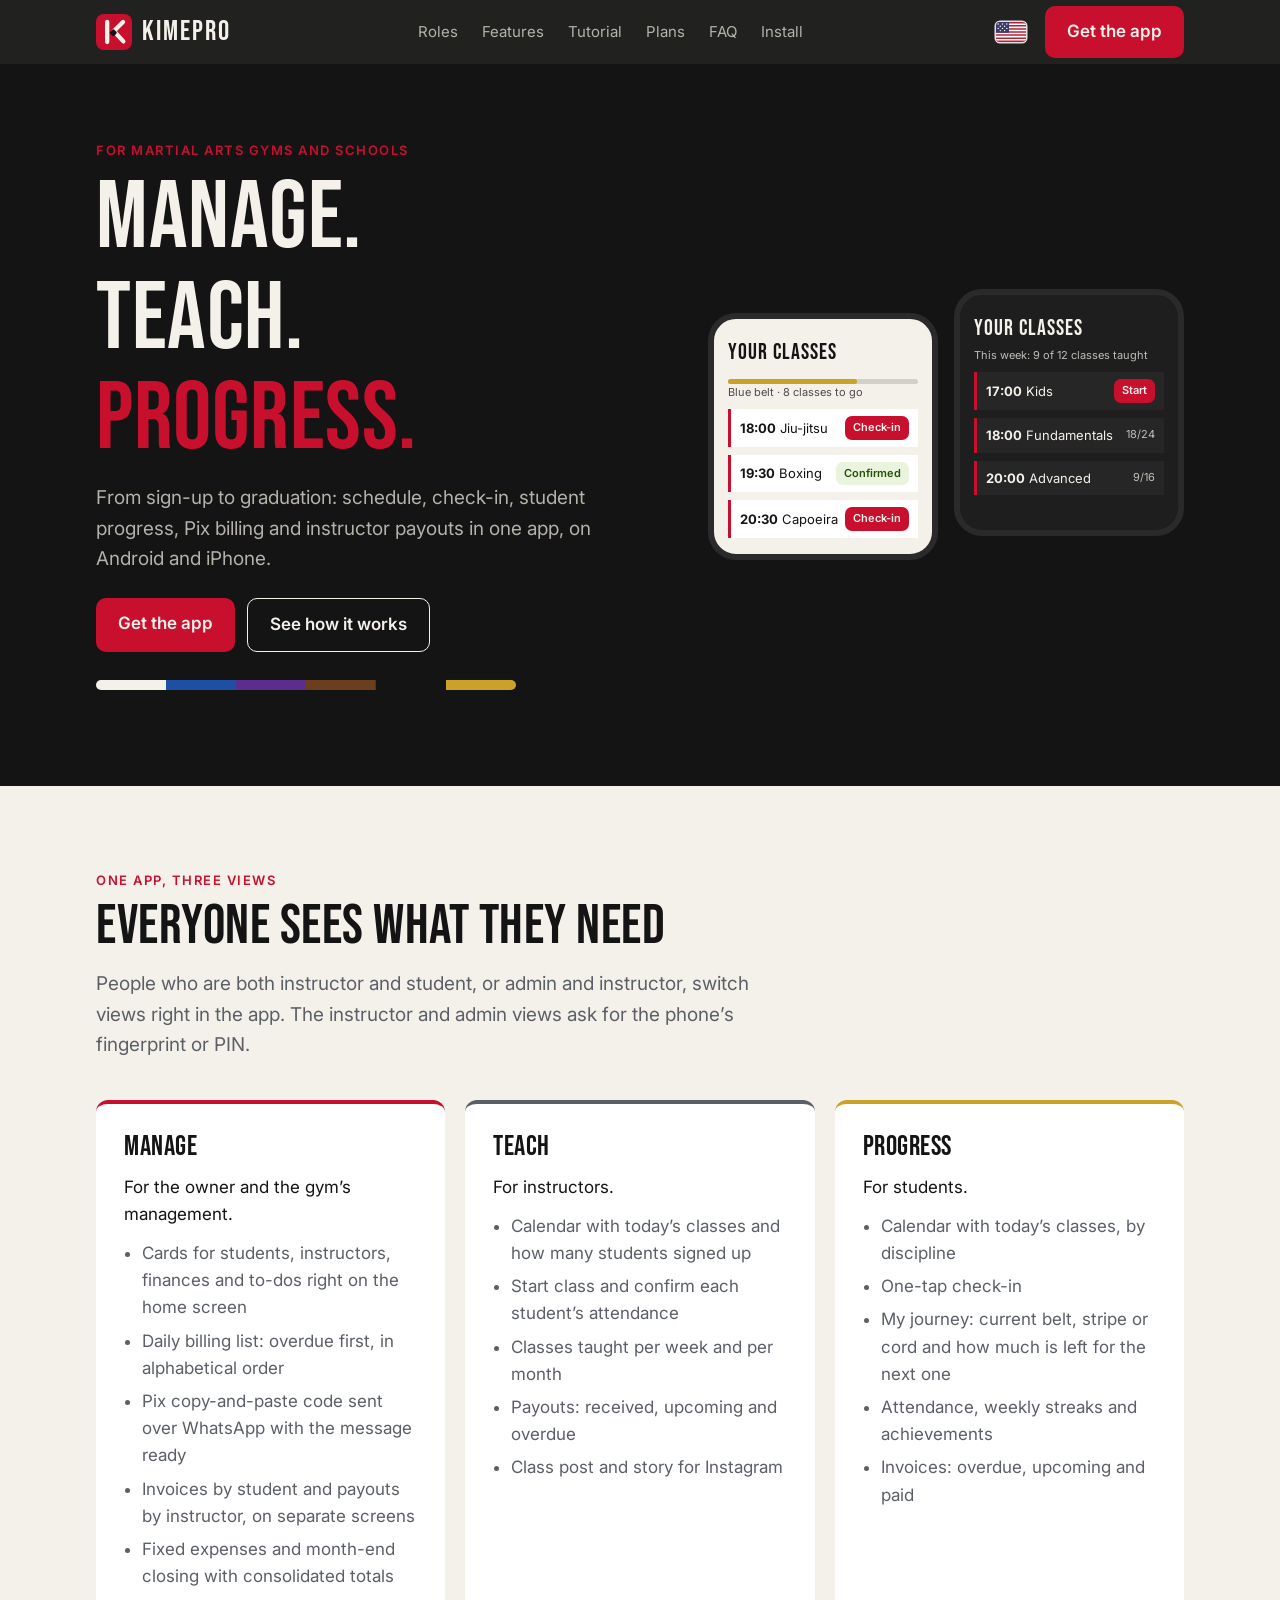
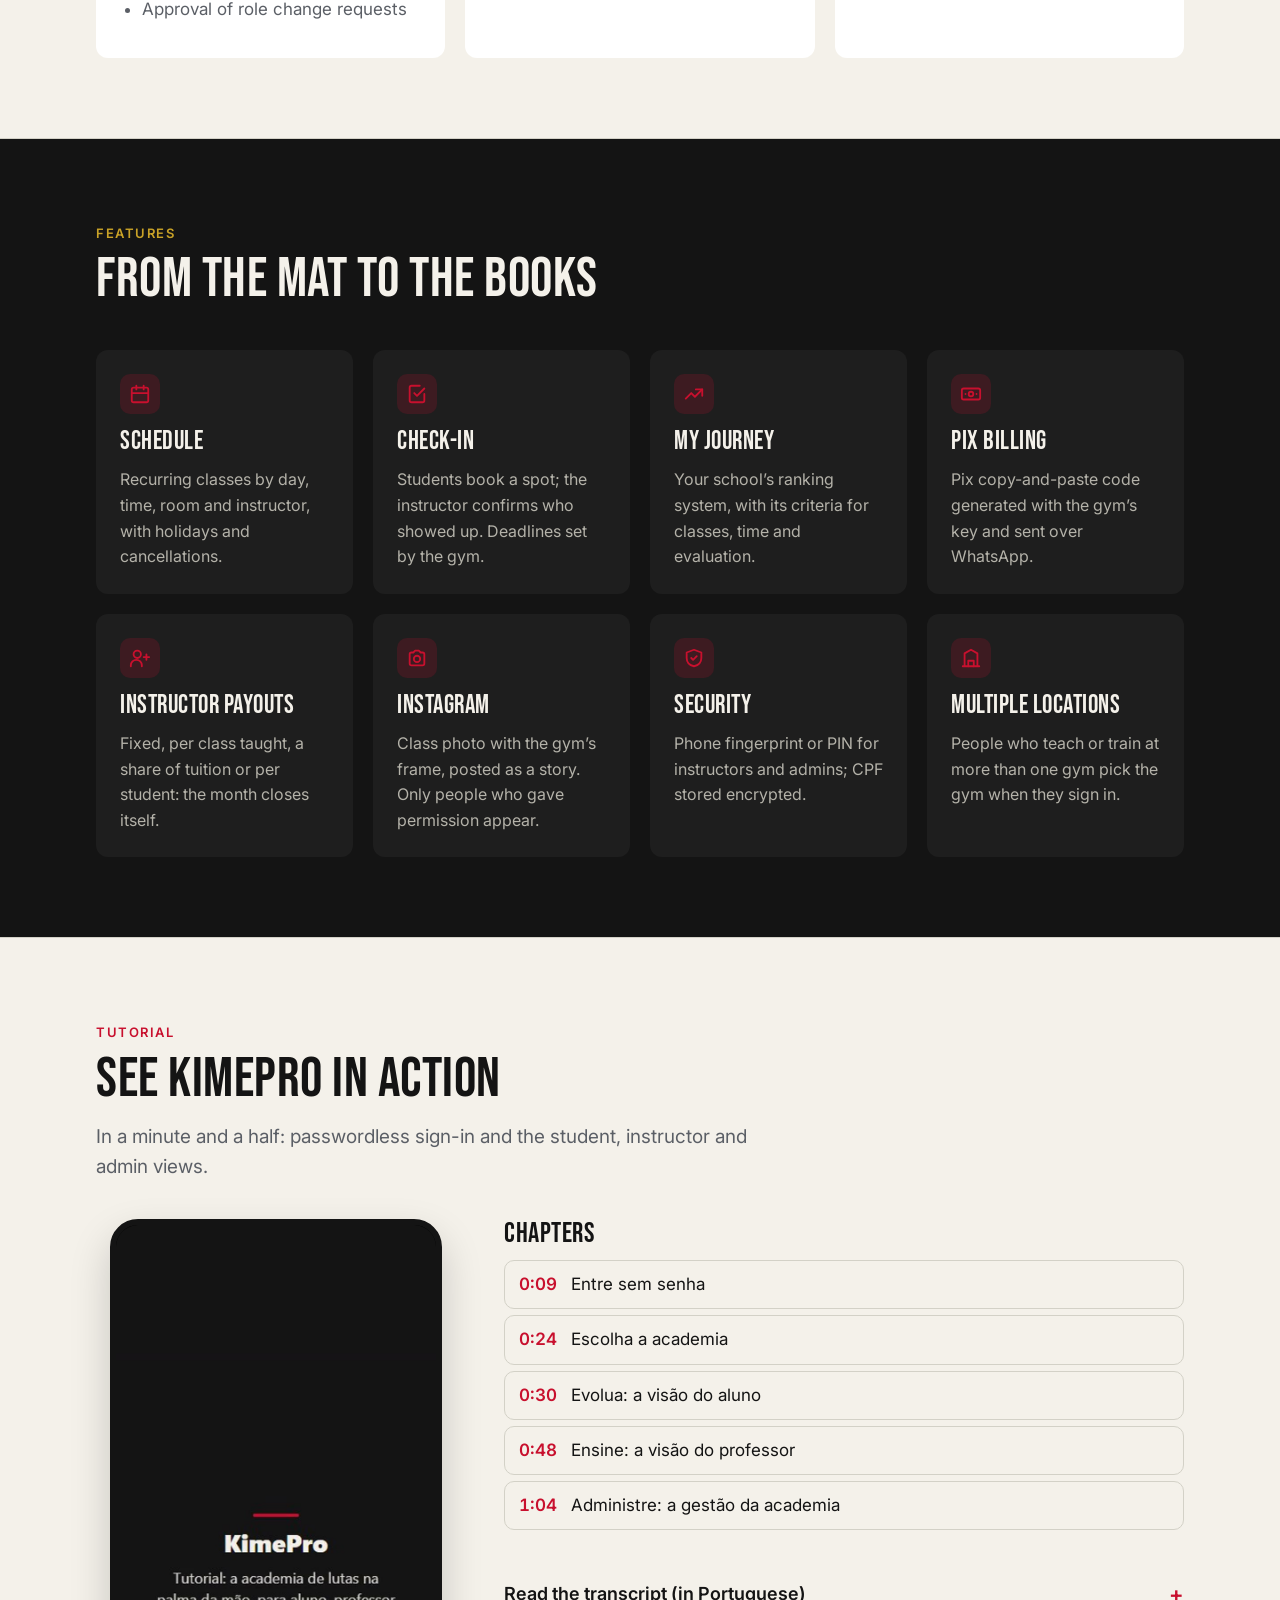
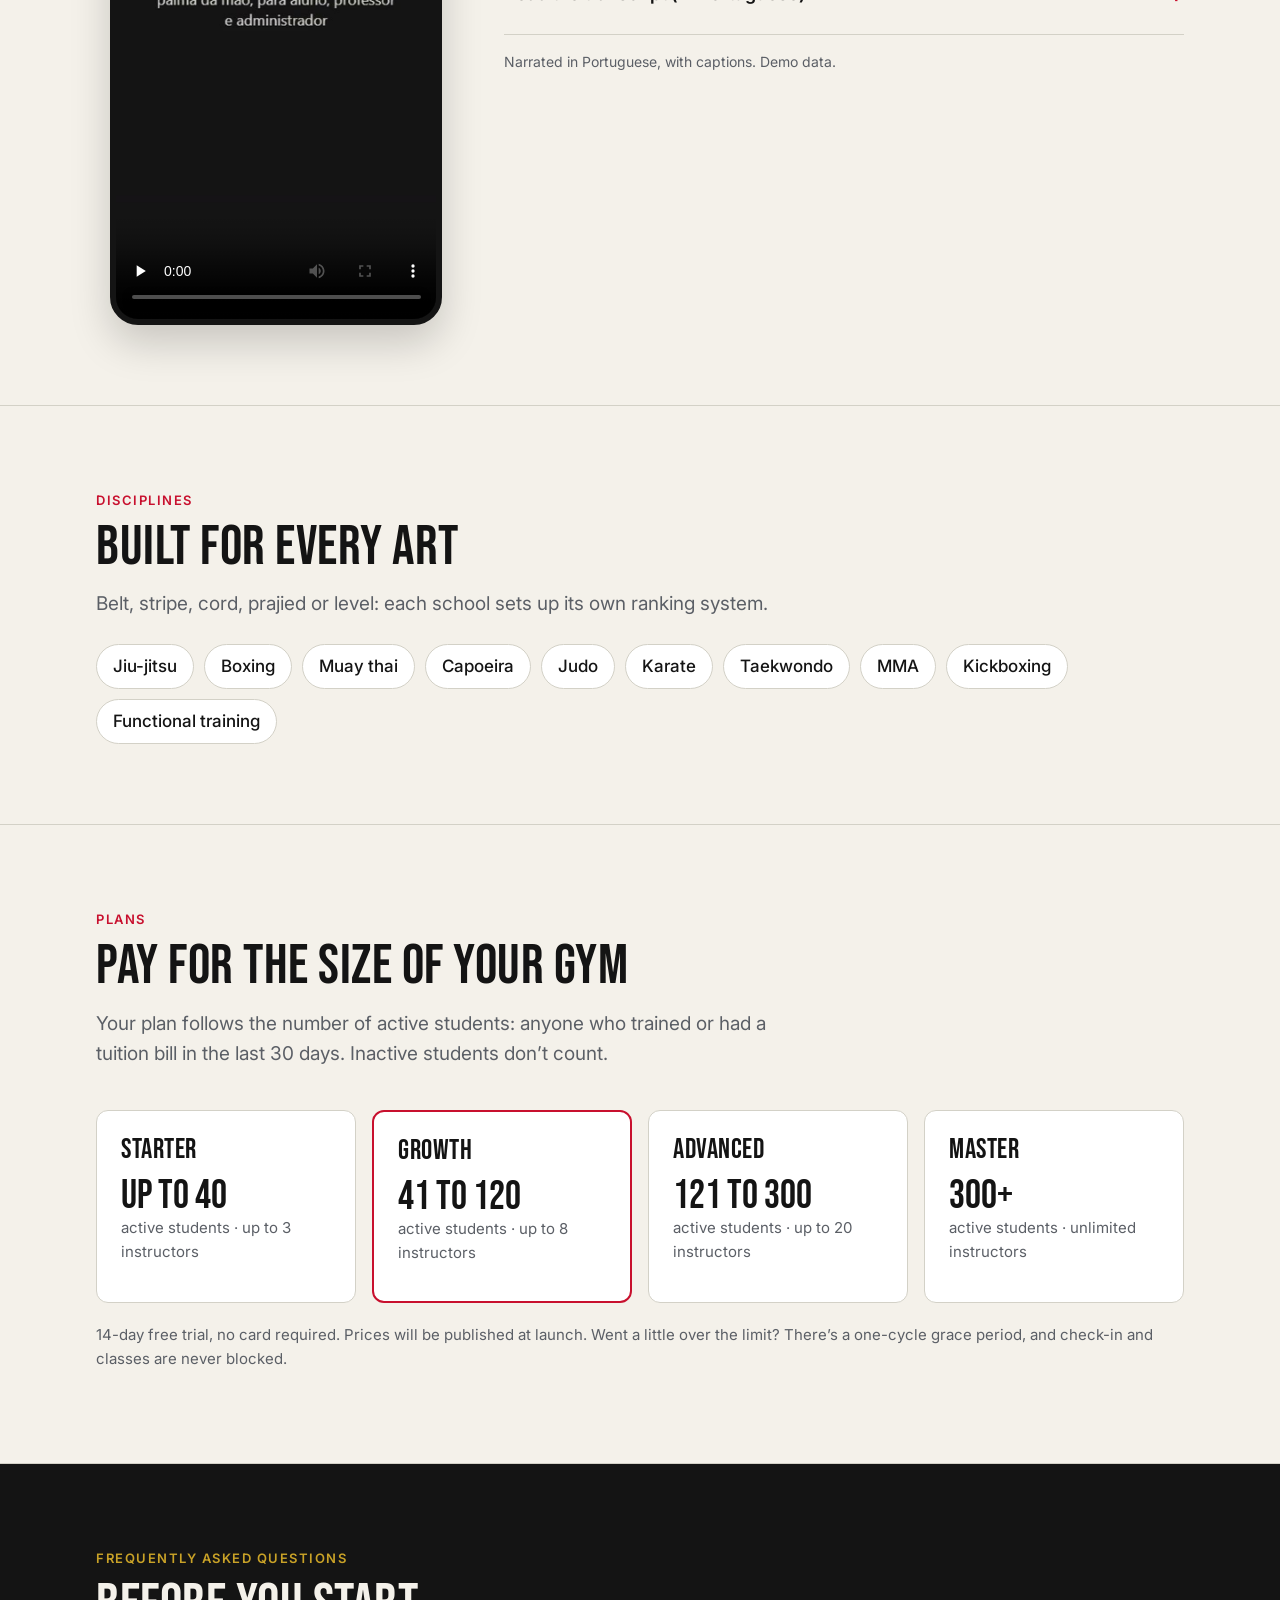
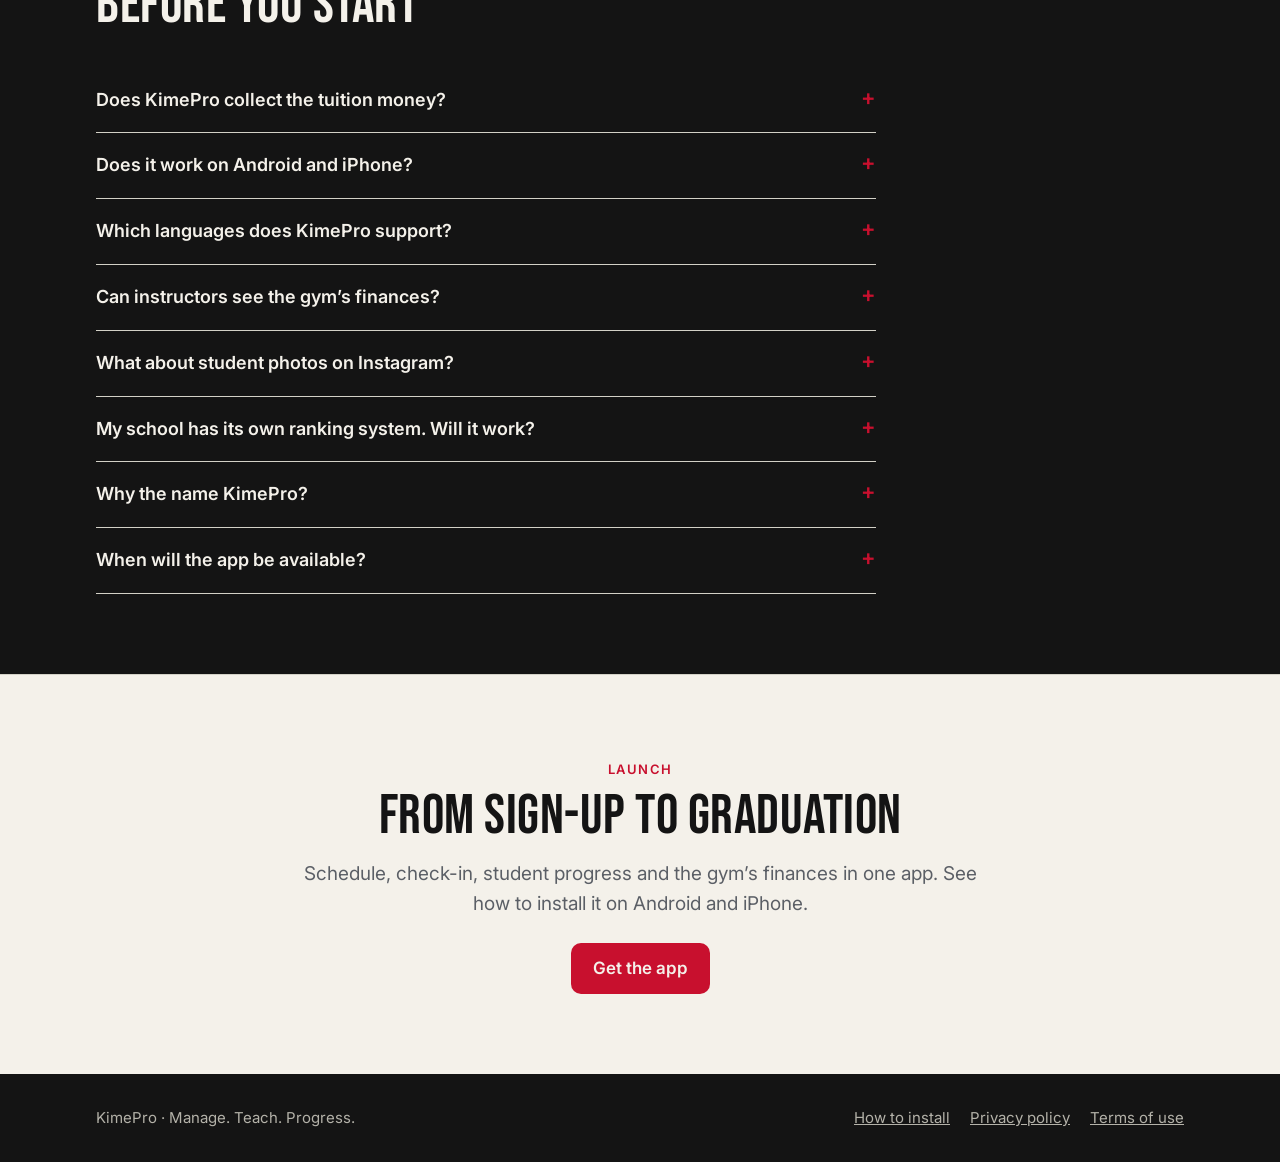
<file: index.html>
<!doctype html>
<html lang="pt-BR">
<head>
  <meta charset="utf-8">
  <meta name="viewport" content="width=device-width, initial-scale=1">
  <title data-i18n="inicio.titulo">KimePro — Administre. Ensine. Evolua.</title>
  <meta name="description" data-i18n-attr="content:inicio.descricao" content="App para academias e escolas de lutas: agenda, check-in, evolução do aluno, cobrança por Pix e repasses aos professores. Da matrícula à graduação.">
  <meta name="theme-color" content="#141414">
  <meta property="og:title" content="KimePro — Administre. Ensine. Evolua.">
  <meta property="og:description" content="Agenda, check-in, graduação, cobrança e repasses para academias e escolas de lutas.">
  <meta property="og:type" content="website">
  <meta property="og:site_name" content="KimePro">
  <meta property="og:url" content="https://luizflaviomatias.github.io/kimepro-site/">
  <meta property="og:image" content="https://luizflaviomatias.github.io/kimepro-site/icone-512.png">
  <link rel="canonical" href="https://luizflaviomatias.github.io/kimepro-site/">
  <script type="application/ld+json">
  {
    "@context": "https://schema.org",
    "@type": "SoftwareApplication",
    "name": "KimePro",
    "url": "https://luizflaviomatias.github.io/kimepro-site/",
    "image": "https://luizflaviomatias.github.io/kimepro-site/icone-512.png",
    "applicationCategory": "BusinessApplication",
    "operatingSystem": "Android, iOS",
    "inLanguage": ["pt-BR", "es-ES", "en-US"],
    "description": "App para academias e escolas de lutas: agenda, check-in, evolução do aluno, cobrança por Pix e repasses aos professores. Da matrícula à graduação."
  }
  </script>
  <link rel="icon" href="logo.svg" type="image/svg+xml">
  <link rel="preconnect" href="https://fonts.googleapis.com">
  <link rel="preconnect" href="https://fonts.gstatic.com" crossorigin>
  <link href="https://fonts.googleapis.com/css2?family=Bebas+Neue&family=Inter:wght@400;500;600&display=swap" rel="stylesheet">
  <link rel="stylesheet" href="estilo.css">
  <link rel="stylesheet" href="tutoriais/tutorial.css">
  <script type="module" src="idioma.js"></script>
  <script type="module" src="tutoriais/tutorial.js"></script>
</head>
<body>
  <a class="pular" href="#conteudo" data-i18n="comum.pular">Pular para o conteúdo</a>

  <header class="topo">
    <div class="conteiner">
      <a class="marca" href="#"><img src="logo.svg" alt="" width="36" height="36">KIMEPRO</a>
      <nav class="menu" aria-label="Seções" data-i18n-attr="aria-label:inicio.menu">
        <a href="#perfis" data-i18n="inicio.menu.perfis">Perfis</a>
        <a href="#recursos" data-i18n="inicio.menu.recursos">Recursos</a>
        <a href="#tutorial" data-i18n="inicio.menu.tutorial">Tutorial</a>
        <a href="#planos" data-i18n="inicio.menu.planos">Planos</a>
        <a href="#perguntas" data-i18n="inicio.menu.perguntas">Perguntas</a>
        <a href="instalar.html" data-i18n="inicio.menu.instalar">Instalar</a>
      </nav>
      <div class="topo__acoes">
        <div class="seletor-de-idioma" data-seletor-de-idioma></div>
        <a class="botao" href="instalar.html" data-i18n="inicio.instalar">Instalar o app</a>
      </div>
    </div>
  </header>

  <main id="conteudo">
    <section class="heroi">
      <div class="conteiner">
        <div>
          <span class="rotulo" data-i18n="inicio.heroi.rotulo">Para academias e escolas de lutas</span>
          <h1 data-i18n="inicio.heroi.titulo">Administre.<br>Ensine.<br><span>Evolua.</span></h1>
          <p class="subtitulo" data-i18n="inicio.heroi.subtitulo">Da matrícula à graduação: agenda, check-in, evolução do aluno, cobrança por Pix e repasses aos professores num só app, no Android e no iPhone.</p>
          <div class="acoes">
            <a class="botao" href="instalar.html" data-i18n="inicio.instalar">Instalar o app</a>
            <a class="botao botao-secundario" href="#perfis" data-i18n="inicio.heroi.comoFunciona">Ver como funciona</a>
          </div>
          <div class="barra-graduacao" aria-hidden="true">
            <span style="background:#f4f1ea"></span><span style="background:#1f4fa3"></span><span style="background:#5b2d8c"></span><span style="background:#6b3e1f"></span><span style="background:#141414;outline:1px solid #3a3a3a"></span><span style="background:#c9a227"></span>
          </div>
        </div>

        <div class="celulares" aria-label="Telas do app para aluno e professor" data-i18n-attr="aria-label:inicio.celulares">
          <div class="celular claro" role="img" aria-label="Tela do aluno com as aulas do dia e o progresso para a próxima faixa" data-i18n-attr="aria-label:inicio.celular.aluno">
            <div class="tt" data-i18n="inicio.celular.suasAulas">Suas aulas</div>
            <div class="progresso"><span></span></div>
            <div class="mini" data-i18n="inicio.celular.faixa">Faixa azul · faltam 8 aulas</div>
            <div class="aula"><span><b>18:00</b> <span data-i18n="modalidade.jiujitsu">Jiu-jitsu</span></span><span class="selo">Check-in</span></div>
            <div class="aula"><span><b>19:30</b> <span data-i18n="modalidade.boxe">Boxe</span></span><span class="selo ok" data-i18n="inicio.celular.confirmado">Confirmado</span></div>
            <div class="aula"><span><b>20:30</b> <span data-i18n="modalidade.capoeira">Capoeira</span></span><span class="selo">Check-in</span></div>
          </div>
          <div class="celular escuro" role="img" aria-label="Tela do professor com as turmas do dia e o botão para iniciar a aula" data-i18n-attr="aria-label:inicio.celular.professor">
            <div class="tt" data-i18n="inicio.celular.suasTurmas">Suas turmas</div>
            <div class="mini" data-i18n="inicio.celular.semana">Semana: 9 de 12 aulas dadas</div>
            <div class="aula"><span><b>17:00</b> <span data-i18n="inicio.celular.kids">Kids</span></span><span class="selo" data-i18n="inicio.celular.iniciar">Iniciar</span></div>
            <div class="aula"><span><b>18:00</b> <span data-i18n="inicio.celular.fundamentos">Fundamentos</span></span><span class="mini">18/24</span></div>
            <div class="aula"><span><b>20:00</b> <span data-i18n="inicio.celular.avancado">Avançado</span></span><span class="mini">9/16</span></div>
          </div>
        </div>
      </div>
    </section>

    <section class="secao" id="perfis">
      <div class="conteiner">
        <span class="rotulo" data-i18n="inicio.perfis.rotulo">Um app, três visões</span>
        <h2 data-i18n="inicio.perfis.titulo">Cada pessoa vê o que precisa</h2>
        <p class="subtitulo" data-i18n="inicio.perfis.subtitulo">Quem é professor e aluno, ou administrador e professor, troca de visão no próprio app. As visões de professor e administrador pedem a digital ou o PIN do celular.</p>
        <div class="perfis">
          <article class="perfil">
            <h3 data-i18n="inicio.administre">Administre</h3>
            <p data-i18n="inicio.administre.para">Para o dono e a gestão da academia.</p>
            <ul>
              <li data-i18n="inicio.administre.1">Cards de alunos, professores, financeiro e pendências logo na entrada</li>
              <li data-i18n="inicio.administre.2">Lista diária de cobrança: vencidos primeiro, em ordem alfabética</li>
              <li data-i18n="inicio.administre.3">Pix copia e cola enviado pelo WhatsApp com a mensagem pronta</li>
              <li data-i18n="inicio.administre.4">Faturas por aluno e repasses por professor, em telas separadas</li>
              <li data-i18n="inicio.administre.5">Despesas fixas e fechamento do mês com os valores consolidados</li>
              <li data-i18n="inicio.administre.6">Aprovação de pedidos de troca de perfil</li>
            </ul>
          </article>
          <article class="perfil professor">
            <h3 data-i18n="inicio.ensine">Ensine</h3>
            <p data-i18n="inicio.ensine.para">Para quem dá aula.</p>
            <ul>
              <li data-i18n="inicio.ensine.1">Calendário com as turmas do dia e quantos alunos se inscreveram</li>
              <li data-i18n="inicio.ensine.2">Iniciar a aula e confirmar a presença de cada aluno</li>
              <li data-i18n="inicio.ensine.3">Aulas dadas por semana e por mês</li>
              <li data-i18n="inicio.ensine.4">Repasses: recebidos, a receber e vencidos</li>
              <li data-i18n="inicio.ensine.5">Post e story da turma para o Instagram</li>
            </ul>
          </article>
          <article class="perfil aluno">
            <h3 data-i18n="inicio.evolua">Evolua</h3>
            <p data-i18n="inicio.evolua.para">Para quem treina.</p>
            <ul>
              <li data-i18n="inicio.evolua.1">Calendário com as aulas do dia, por modalidade</li>
              <li data-i18n="inicio.evolua.2">Check-in em um toque</li>
              <li data-i18n="inicio.evolua.3">Minha jornada: faixa, grau ou corda atual e quanto falta para a próxima</li>
              <li data-i18n="inicio.evolua.4">Frequência, sequência de semanas e conquistas</li>
              <li data-i18n="inicio.evolua.5">Faturas: vencidas, a vencer e pagas</li>
            </ul>
          </article>
        </div>
      </div>
    </section>

    <section class="secao secao-escura" id="recursos">
      <div class="conteiner">
        <span class="rotulo" data-i18n="inicio.recursos.rotulo">Recursos</span>
        <h2 data-i18n="inicio.recursos.titulo">Do tatame ao financeiro</h2>
        <div class="recursos">
          <article class="recurso">
            <div class="icone" aria-hidden="true"><svg viewBox="0 0 24 24" fill="none" stroke="currentColor" stroke-width="2" stroke-linecap="round" stroke-linejoin="round"><rect x="3" y="5" width="18" height="16" rx="2"/><path d="M16 3v4M8 3v4M3 11h18"/></svg></div>
            <h3 data-i18n="inicio.recurso.agenda">Agenda</h3>
            <p data-i18n="inicio.recurso.agenda.texto">Turmas recorrentes por dia, horário, sala e professor, com feriados e cancelamentos.</p>
          </article>
          <article class="recurso">
            <div class="icone" aria-hidden="true"><svg viewBox="0 0 24 24" fill="none" stroke="currentColor" stroke-width="2" stroke-linecap="round" stroke-linejoin="round"><path d="M9 11l3 3 8-8"/><path d="M20 12v7a2 2 0 0 1-2 2H6a2 2 0 0 1-2-2V5a2 2 0 0 1 2-2h9"/></svg></div>
            <h3>Check-in</h3>
            <p data-i18n="inicio.recurso.checkin.texto">O aluno reserva a vaga; o professor confirma quem veio. Prazos definidos pela academia.</p>
          </article>
          <article class="recurso">
            <div class="icone" aria-hidden="true"><svg viewBox="0 0 24 24" fill="none" stroke="currentColor" stroke-width="2" stroke-linecap="round" stroke-linejoin="round"><path d="M3 17l6-6 4 4 8-8"/><path d="M14 7h7v7"/></svg></div>
            <h3 data-i18n="inicio.recurso.jornada">Minha jornada</h3>
            <p data-i18n="inicio.recurso.jornada.texto">Sistema de graduação da sua escola, com os critérios de aulas, tempo e avaliação.</p>
          </article>
          <article class="recurso">
            <div class="icone" aria-hidden="true"><svg viewBox="0 0 24 24" fill="none" stroke="currentColor" stroke-width="2" stroke-linecap="round" stroke-linejoin="round"><rect x="2" y="6" width="20" height="12" rx="2"/><circle cx="12" cy="12" r="2.5"/><path d="M6 12h.01M18 12h.01"/></svg></div>
            <h3 data-i18n="inicio.recurso.pix">Cobrança por Pix</h3>
            <p data-i18n="inicio.recurso.pix.texto">Pix copia e cola gerado com a chave da academia e enviado pelo WhatsApp.</p>
          </article>
          <article class="recurso">
            <div class="icone" aria-hidden="true"><svg viewBox="0 0 24 24" fill="none" stroke="currentColor" stroke-width="2" stroke-linecap="round" stroke-linejoin="round"><circle cx="9" cy="8" r="4"/><path d="M2 21v-1a6 6 0 0 1 12 0v1"/><path d="M16 11h6M19 8v6"/></svg></div>
            <h3 data-i18n="inicio.recurso.repasses">Repasses</h3>
            <p data-i18n="inicio.recurso.repasses.texto">Fixo, por aula dada, percentual das mensalidades ou por aluno: o mês fecha sozinho.</p>
          </article>
          <article class="recurso">
            <div class="icone" aria-hidden="true"><svg viewBox="0 0 24 24" fill="none" stroke="currentColor" stroke-width="2" stroke-linecap="round" stroke-linejoin="round"><path d="M4 8a2 2 0 0 1 2-2h2l2-2h4l2 2h2a2 2 0 0 1 2 2v10a2 2 0 0 1-2 2H6a2 2 0 0 1-2-2z"/><circle cx="12" cy="13" r="3.5"/></svg></div>
            <h3>Instagram</h3>
            <p data-i18n="inicio.recurso.instagram.texto">Foto da turma com a moldura da academia, publicada como story. Só aparece quem autorizou.</p>
          </article>
          <article class="recurso">
            <div class="icone" aria-hidden="true"><svg viewBox="0 0 24 24" fill="none" stroke="currentColor" stroke-width="2" stroke-linecap="round" stroke-linejoin="round"><path d="M12 3l8 3v6c0 5-3.5 8-8 9-4.5-1-8-4-8-9V6z"/><path d="M9 12l2 2 4-4"/></svg></div>
            <h3 data-i18n="inicio.recurso.seguranca">Segurança</h3>
            <p data-i18n="inicio.recurso.seguranca.texto">Digital ou PIN do celular para professor e administrador; CPF guardado cifrado.</p>
          </article>
          <article class="recurso">
            <div class="icone" aria-hidden="true"><svg viewBox="0 0 24 24" fill="none" stroke="currentColor" stroke-width="2" stroke-linecap="round" stroke-linejoin="round"><path d="M3 21h18M5 21V7l7-4 7 4v14"/><path d="M9 21v-6h6v6"/></svg></div>
            <h3 data-i18n="inicio.recurso.unidades">Várias unidades</h3>
            <p data-i18n="inicio.recurso.unidades.texto">Quem dá aula ou treina em mais de uma academia escolhe a academia ao entrar.</p>
          </article>
        </div>
      </div>
    </section>

    <section class="secao" id="tutorial" aria-labelledby="titulo-tutorial" data-tutorial>
      <div class="conteiner">
        <span class="rotulo" data-i18n="inicio.tutorial.rotulo">Tutorial</span>
        <h2 id="titulo-tutorial" data-i18n="inicio.tutorial.titulo">Veja o KimePro funcionando</h2>
        <p class="subtitulo" data-i18n="inicio.tutorial.subtitulo">Em um minuto e meio: a entrada sem senha e as visões de aluno, professor e administrador.</p>
        <div class="tutorial">
          <figure class="tutorial__video">
            <video controls preload="none" playsinline width="720" height="1558" poster="tutoriais/kimepro-tutorial-poster.jpg"
              aria-labelledby="titulo-tutorial" aria-describedby="nota-tutorial">
              <source src="tutoriais/kimepro-tutorial.webm" type='video/webm; codecs="vp9"'>
              <source src="tutoriais/kimepro-tutorial.mp4" type="video/mp4">
              <track kind="captions" src="tutoriais/kimepro-tutorial.vtt" srclang="pt-BR" label="Português (Brasil)" default>
              <track kind="chapters" src="tutoriais/kimepro-tutorial-capitulos.vtt" srclang="pt-BR" label="Capítulos">
              <a href="tutoriais/kimepro-tutorial.mp4" data-i18n="inicio.tutorial.baixar">Baixar o vídeo (MP4)</a>
            </video>
          </figure>
          <div>
            <h3 data-i18n="inicio.tutorial.capitulos">Capítulos</h3>
            <ol class="tutorial__capitulos" lang="pt-BR">
              <li><button type="button" data-tempo="9.6"><span class="tutorial__tempo">0:09</span> Entre sem senha</button></li>
              <li><button type="button" data-tempo="24.9"><span class="tutorial__tempo">0:24</span> Escolha a academia</button></li>
              <li><button type="button" data-tempo="30.8"><span class="tutorial__tempo">0:30</span> Evolua: a visão do aluno</button></li>
              <li><button type="button" data-tempo="48.1"><span class="tutorial__tempo">0:48</span> Ensine: a visão do professor</button></li>
              <li><button type="button" data-tempo="64.7"><span class="tutorial__tempo">1:04</span> Administre: a gestão da academia</button></li>
            </ol>
            <details class="tutorial__transcricao">
              <summary data-i18n="inicio.tutorial.transcricao">Ler a transcrição</summary>
              <div lang="pt-BR">
                <h4>Entre sem senha</h4>
                <p>Para entrar, digite seu e-mail e peça o código. Não tem senha para lembrar. O código chega no seu e-mail. Digite e toque em Entrar. No primeiro acesso, leia e aceite os Termos de Uso e a Política de Privacidade.</p>
                <h4>Escolha a academia</h4>
                <p>Treina em mais de uma academia? Escolha qual abrir. Cada uma mostra o seu papel nela.</p>
                <h4>Evolua: a visão do aluno</h4>
                <p>Na aba Evolua, o aluno acompanha a jornada: faixa atual e quanto falta para a próxima. Logo abaixo, as aulas da semana em cada modalidade. Em Minhas faturas: o que vence, o Pix copia e cola e a cópia para o ContaCerta.</p>
                <h4>Ensine: a visão do professor</h4>
                <p>Professor? Na aba Ensine, o app pede a trava do celular antes de abrir. Ali ficam as aulas para dar, quem está pronto para graduar e o registro da graduação. E os repasses: o extrato do mês, com o fixo e o valor por aula dada.</p>
                <h4>Administre: a gestão da academia</h4>
                <p>Na aba Administre fica a gestão: alunos ativos, professores e a cobrança do dia. Fatura vencida? Cobre pelo WhatsApp com um toque. Agenda das turmas, graduação, faturas, despesas, repasses e o fechamento do mês. E posts para o Instagram com a marca da academia, respeitando a autorização de imagem de cada aluno.</p>
              </div>
            </details>
            <p class="tutorial__nota" id="nota-tutorial" data-i18n="inicio.tutorial.nota">Vídeo narrado em português, com legendas. Dados de demonstração.</p>
          </div>
        </div>
      </div>
    </section>

    <section class="secao">
      <div class="conteiner">
        <span class="rotulo" data-i18n="inicio.modalidades.rotulo">Modalidades</span>
        <h2 data-i18n="inicio.modalidades.titulo">Feito para todas as artes</h2>
        <p class="subtitulo" data-i18n="inicio.modalidades.subtitulo">Faixa, grau, corda, prajied ou nível: cada escola configura o próprio sistema de graduação.</p>
        <div class="modalidades">
          <span data-i18n="modalidade.jiujitsu">Jiu-jitsu</span><span data-i18n="modalidade.boxe">Boxe</span><span>Muay thai</span><span data-i18n="modalidade.capoeira">Capoeira</span><span data-i18n="modalidade.judo">Judô</span><span data-i18n="modalidade.karate">Karatê</span><span>Taekwondo</span><span>MMA</span><span>Kickboxing</span><span data-i18n="modalidade.funcional">Funcional</span>
        </div>
      </div>
    </section>

    <section class="secao" id="planos">
      <div class="conteiner">
        <span class="rotulo" data-i18n="inicio.planos.rotulo">Planos</span>
        <h2 data-i18n="inicio.planos.titulo">Pague pelo tamanho da sua academia</h2>
        <p class="subtitulo" data-i18n="inicio.planos.subtitulo">O plano segue a quantidade de alunos ativos: quem treinou ou teve mensalidade nos últimos 30 dias. Aluno parado não conta.</p>
        <div class="planos">
          <article class="plano">
            <h3 data-i18n="plano.inicio">Início</h3>
            <div class="faixa" data-i18n="plano.inicio.faixa">até 40</div>
            <p class="texto-2" data-i18n="plano.inicio.detalhe">alunos ativos · até 3 professores</p>
          </article>
          <article class="plano destaque">
            <h3 data-i18n="plano.crescimento">Crescimento</h3>
            <div class="faixa" data-i18n="plano.crescimento.faixa">41 a 120</div>
            <p class="texto-2" data-i18n="plano.crescimento.detalhe">alunos ativos · até 8 professores</p>
          </article>
          <article class="plano">
            <h3 data-i18n="plano.avancado">Avançado</h3>
            <div class="faixa" data-i18n="plano.avancado.faixa">121 a 300</div>
            <p class="texto-2" data-i18n="plano.avancado.detalhe">alunos ativos · até 20 professores</p>
          </article>
          <article class="plano">
            <h3 data-i18n="plano.mestre">Mestre</h3>
            <div class="faixa">300+</div>
            <p class="texto-2" data-i18n="plano.mestre.detalhe">alunos ativos · professores ilimitados</p>
          </article>
        </div>
        <p class="nota" data-i18n="inicio.planos.nota">Teste grátis de 14 dias, sem cartão. Os preços serão publicados no lançamento. Passou um pouco do limite? Há tolerância de um ciclo, e check-in e aulas nunca são bloqueados.</p>
      </div>
    </section>

    <section class="secao secao-escura" id="perguntas">
      <div class="conteiner">
        <span class="rotulo" data-i18n="inicio.perguntas.rotulo">Perguntas frequentes</span>
        <h2 data-i18n="inicio.perguntas.titulo">Antes de começar</h2>
        <div class="perguntas">
          <details>
            <summary data-i18n="inicio.pergunta.dinheiro">O KimePro recebe o dinheiro das mensalidades?</summary>
            <p data-i18n="inicio.pergunta.dinheiro.resposta">Não. O aluno paga direto na conta da academia, pelo Pix da própria academia. O KimePro gera o código e organiza quem pagou e quem está devendo.</p>
          </details>
          <details>
            <summary data-i18n="inicio.pergunta.celulares">Funciona no Android e no iPhone?</summary>
            <p data-i18n="inicio.pergunta.celulares.resposta">Sim, nos dois, sem passar pela Play Store nem pela App Store. No Android, você instala o app baixado deste site; no iPhone, adiciona o KimePro à tela de início pelo Safari. Veja o <a href="instalar.html">passo a passo de instalação</a>.</p>
          </details>
          <details>
            <summary data-i18n="inicio.pergunta.idiomas">Em quais idiomas o KimePro funciona?</summary>
            <p data-i18n="inicio.pergunta.idiomas.resposta">Português do Brasil, espanhol da Espanha e inglês dos Estados Unidos. Cada pessoa escolhe o seu pela bandeira no topo da tela.</p>
          </details>
          <details>
            <summary data-i18n="inicio.pergunta.professor">O professor vê o financeiro da academia?</summary>
            <p data-i18n="inicio.pergunta.professor.resposta">Não. O professor vê só os próprios repasses. O aluno vê só as próprias faturas. O administrador vê tudo da academia, em telas separadas.</p>
          </details>
          <details>
            <summary data-i18n="inicio.pergunta.fotos">E as fotos dos alunos no Instagram?</summary>
            <p data-i18n="inicio.pergunta.fotos.resposta">Só entra no post quem autorizou o uso de imagem. Menores de idade precisam da autorização do responsável.</p>
          </details>
          <details>
            <summary data-i18n="inicio.pergunta.graduacao">Minha escola tem um sistema de graduação próprio. Serve?</summary>
            <p data-i18n="inicio.pergunta.graduacao.resposta">Serve. A academia cadastra os níveis na ordem dela e define quantas aulas, quanto tempo e se precisa de avaliação do professor para avançar.</p>
          </details>
          <details>
            <summary data-i18n="inicio.pergunta.nome">Por que o nome KimePro?</summary>
            <p data-i18n="inicio.pergunta.nome.resposta"><em>Kime</em> (極め) é o termo das artes marciais japonesas para o ponto máximo de foco, decisão e energia no instante exato do golpe. No KimePro ele é a gestão precisa da academia, o acompanhamento exato da evolução de cada aluno e a decisão certeira de quem administra, da matrícula à graduação. O <em>Pro</em> diz que é uma ferramenta profissional e completa, do tatame ao financeiro. Antes, o app se chamava Gradua.</p>
          </details>
          <details>
            <summary data-i18n="inicio.pergunta.quando">Quando o app fica disponível?</summary>
            <p data-i18n="inicio.pergunta.quando.resposta">O KimePro está em desenvolvimento. Quando for lançado, o app para Android e o endereço para iPhone ficam na página Como instalar.</p>
          </details>
        </div>
      </div>
    </section>

    <section class="secao chamada" id="comecar">
      <div class="conteiner">
        <span class="rotulo" data-i18n="inicio.chamada.rotulo">Lançamento</span>
        <h2 data-i18n="inicio.chamada.titulo">Da matrícula à graduação</h2>
        <p class="subtitulo" data-i18n="inicio.chamada.texto">Agenda, check-in, evolução do aluno e financeiro da academia num só app. Veja como instalar no Android e no iPhone.</p>
        <a class="botao" href="instalar.html" data-i18n="inicio.instalar">Instalar o app</a>
      </div>
    </section>
  </main>

  <footer class="rodape">
    <div class="conteiner">
      <span data-i18n="comum.assinatura">KimePro · Administre. Ensine. Evolua.</span>
      <nav aria-label="Documentos" data-i18n-attr="aria-label:comum.documentos">
        <a href="instalar.html" data-i18n="comum.comoInstalar">Como instalar</a>
        <a href="privacidade.html" data-i18n="comum.privacidade">Política de privacidade</a>
        <a href="termos.html" data-i18n="comum.termos">Termos de uso</a>
      </nav>
    </div>
  </footer>
</body>
</html>
</file>
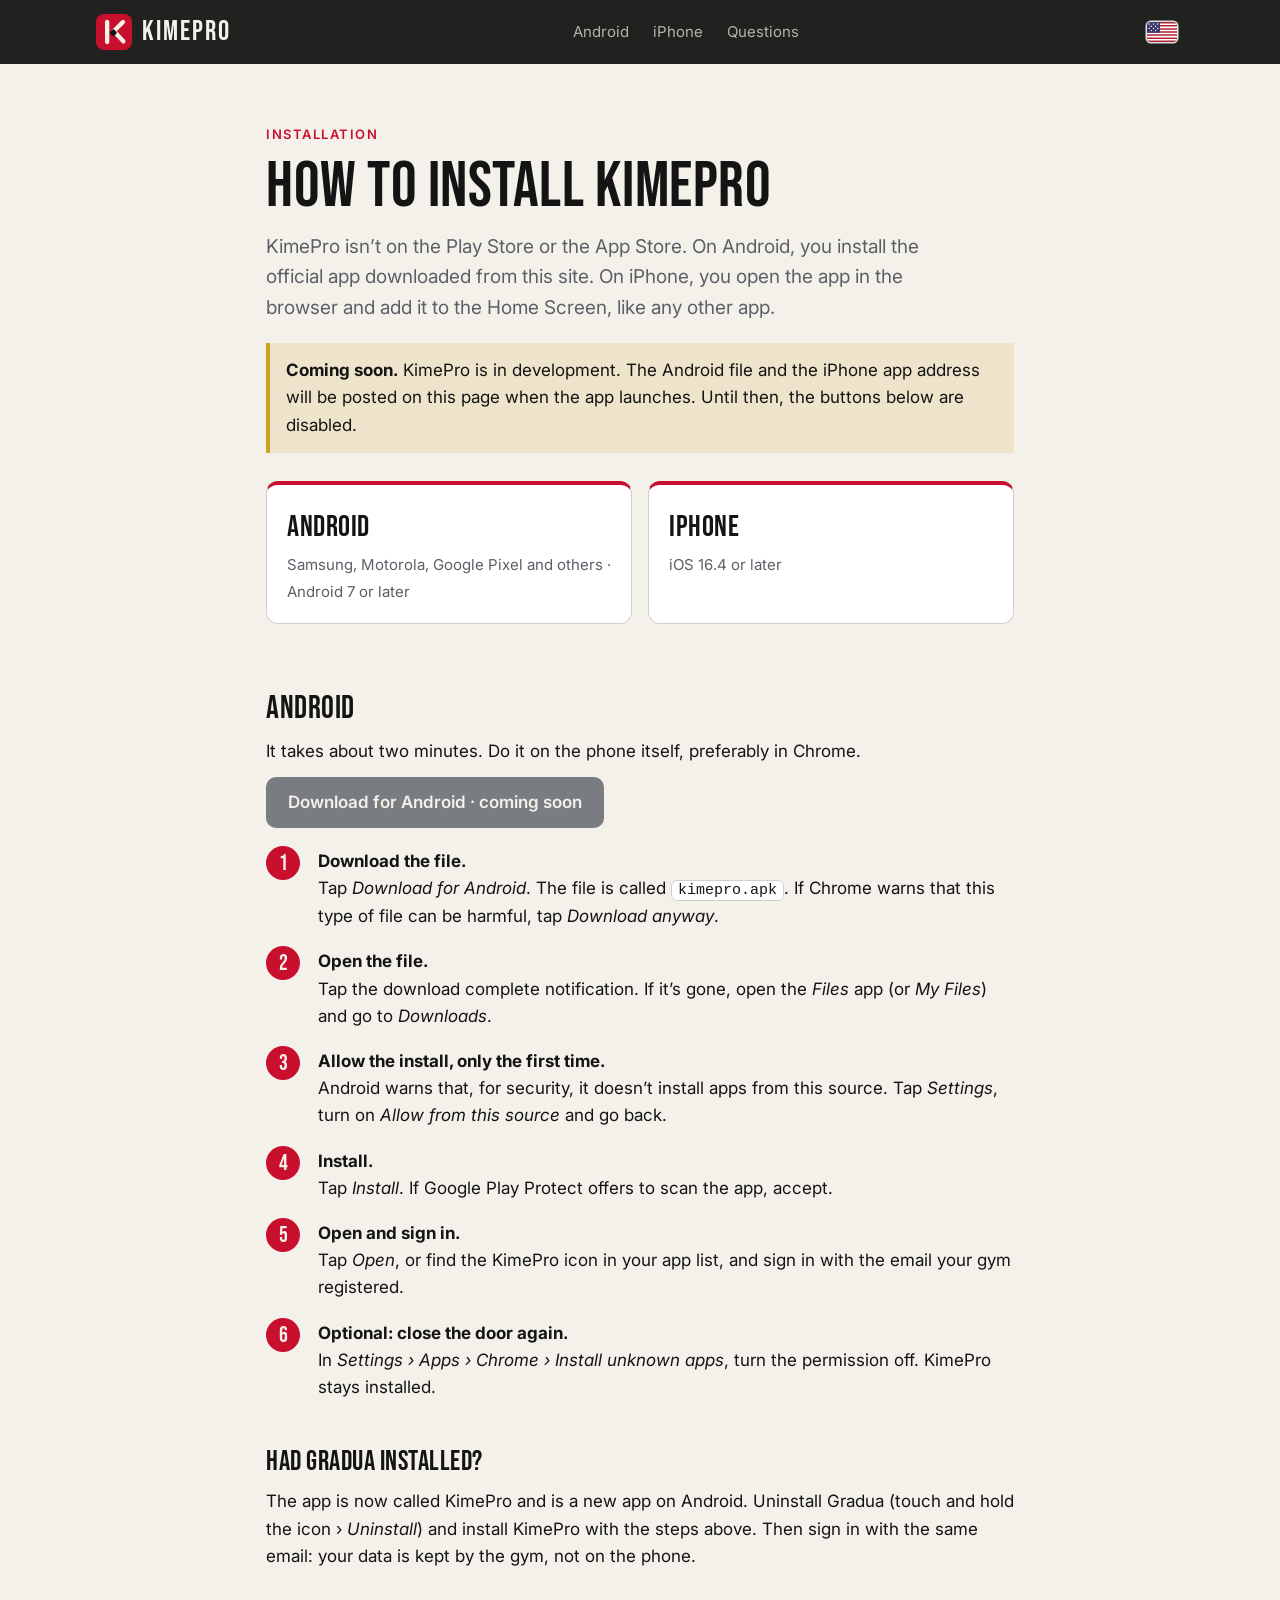
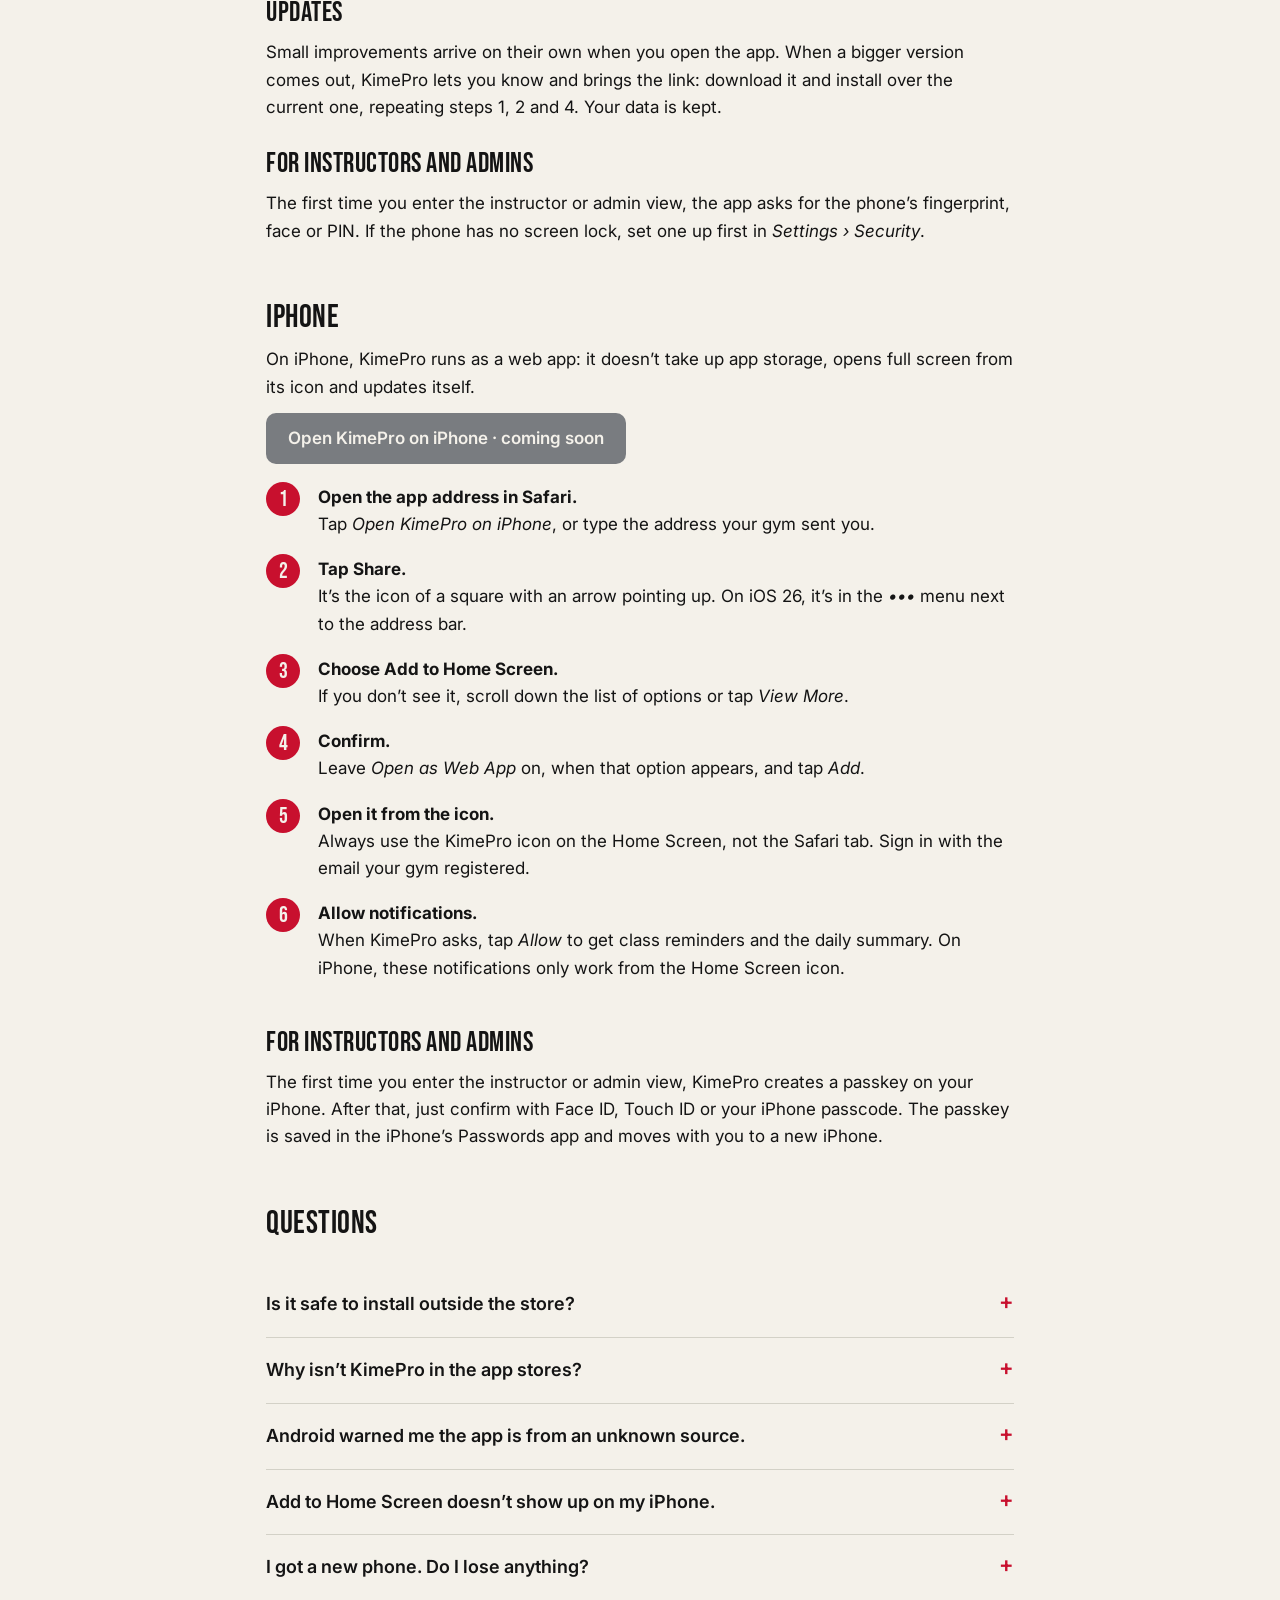
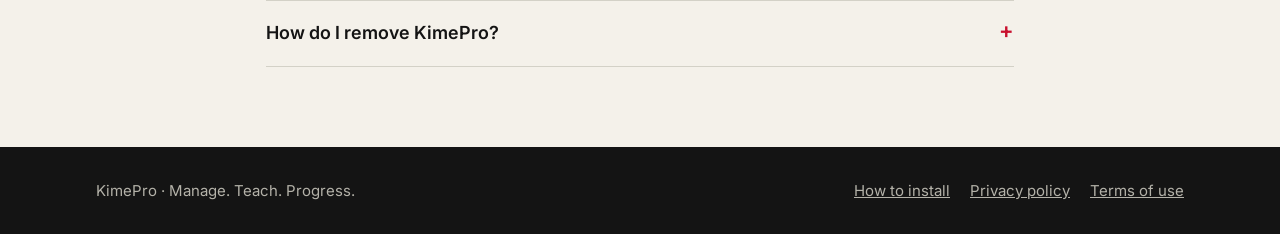
<file: instalar.html>
<!doctype html>
<html lang="pt-BR">
<head>
  <meta charset="utf-8">
  <meta name="viewport" content="width=device-width, initial-scale=1">
  <title data-i18n="instalar.tituloDaPagina">Como instalar — KimePro</title>
  <meta name="description" data-i18n-attr="content:instalar.descricao" content="Passo a passo para baixar e instalar o KimePro no Android e no iPhone, sem loja de aplicativos.">
  <meta name="theme-color" content="#141414">
  <link rel="icon" href="logo.svg" type="image/svg+xml">
  <link rel="preconnect" href="https://fonts.googleapis.com">
  <link rel="preconnect" href="https://fonts.gstatic.com" crossorigin>
  <link href="https://fonts.googleapis.com/css2?family=Bebas+Neue&family=Inter:wght@400;500;600&display=swap" rel="stylesheet">
  <link rel="stylesheet" href="estilo.css">
  <script type="module" src="idioma.js"></script>
  <script type="module" src="publicacao.js"></script>
</head>
<body>
  <a class="pular" href="#conteudo" data-i18n="comum.pular">Pular para o conteúdo</a>

  <header class="topo">
    <div class="conteiner">
      <a class="marca" href="index.html"><img src="logo.svg" alt="" width="36" height="36">KIMEPRO</a>
      <nav class="menu" aria-label="Sistemas" data-i18n-attr="aria-label:instalar.menu">
        <a href="#android">Android</a>
        <a href="#iphone">iPhone</a>
        <a href="#duvidas" data-i18n="instalar.duvidas">Dúvidas</a>
      </nav>
      <div class="topo__acoes">
        <div class="seletor-de-idioma" data-seletor-de-idioma></div>
      </div>
    </div>
  </header>

  <main id="conteudo" class="documento">
    <span class="rotulo" data-i18n="instalar.rotulo">Instalação</span>
    <h1 data-i18n="instalar.titulo">Como instalar o KimePro</h1>
    <p class="subtitulo" data-i18n="instalar.subtitulo">O KimePro não fica na Play Store nem na App Store. No Android, você instala o app oficial baixado deste site. No iPhone, você abre o app pelo navegador e o coloca na tela de início, como qualquer outro app.</p>

    <p class="aviso" data-em-breve data-i18n="instalar.emBreve"><strong>Em breve.</strong> O KimePro está em desenvolvimento. O arquivo para Android e o endereço do app para iPhone serão publicados nesta página quando o app for lançado. Até lá, os botões abaixo ficam desativados.</p>

    <nav class="escolha" aria-label="Escolha o seu celular" data-i18n-attr="aria-label:instalar.escolha">
      <a class="escolha-item" href="#android"><strong>Android</strong><span data-i18n="instalar.escolha.android">Samsung, Motorola, Xiaomi e outros · Android 7 ou mais recente</span></a>
      <a class="escolha-item" href="#iphone"><strong>iPhone</strong><span data-i18n="instalar.escolha.iphone">iOS 16.4 ou mais recente</span></a>
    </nav>

    <section id="android">
      <h2>Android</h2>
      <p data-i18n="android.intro">Leva uns dois minutos. Faça pelo próprio celular, de preferência no Chrome.</p>
      <p data-em-breve><a class="botao" aria-disabled="true" role="link" data-i18n="android.baixar">Baixar para Android · em breve</a></p>
      <p data-publicado hidden><a class="botao" data-link="apk" download data-i18n="android.baixarAgora">Baixar para Android</a></p>
      <ol class="passos">
        <li data-i18n="android.passo1"><strong>Baixe o arquivo.</strong> Toque em <em>Baixar para Android</em>. O arquivo se chama <code>kimepro.apk</code>. Se o Chrome avisar que esse tipo de arquivo pode ser prejudicial, toque em <em>Baixar mesmo assim</em>.</li>
        <li data-i18n="android.passo2"><strong>Abra o arquivo.</strong> Toque na notificação de download concluído. Se ela sumiu, abra o app <em>Arquivos</em> (ou <em>Meus arquivos</em>) e entre em <em>Downloads</em>.</li>
        <li data-i18n="android.passo3"><strong>Permita a instalação, só na primeira vez.</strong> O Android avisa que, por segurança, não instala apps desta fonte. Toque em <em>Configurações</em>, ative <em>Permitir desta fonte</em> e volte.</li>
        <li data-i18n="android.passo4"><strong>Instale.</strong> Toque em <em>Instalar</em>. Se o Google Play Protect oferecer verificar o app, aceite.</li>
        <li data-i18n="android.passo5"><strong>Abra e entre.</strong> Toque em <em>Abrir</em>, ou procure o ícone do KimePro na lista de apps, e entre com o e-mail que a sua academia cadastrou.</li>
        <li data-i18n="android.passo6"><strong>Opcional: feche a porta de novo.</strong> Em <em>Configurações › Apps › Chrome › Instalar apps desconhecidos</em>, desative a permissão. O KimePro continua instalado.</li>
      </ol>
      <h3 data-i18n="android.gradua">Tinha o Gradua instalado?</h3>
      <p data-i18n="android.gradua.texto">O app mudou de nome para KimePro e passou a ser um app novo para o Android. Desinstale o Gradua (toque e segure o ícone › <em>Desinstalar</em>) e instale o KimePro pelos passos acima. Depois, entre com o mesmo e-mail: seus dados estão guardados na academia, não no celular.</p>
      <h3 data-i18n="android.atualizacoes">Atualizações</h3>
      <p data-i18n="android.atualizacoes.texto">Melhorias pequenas chegam sozinhas quando você abre o app. Quando sair uma versão maior, o próprio KimePro avisa e traz o link: baixe e instale por cima, repetindo os passos 1, 2 e 4. Seus dados ficam guardados.</p>
      <h3 data-i18n="instalar.paraGestao">Para professores e administradores</h3>
      <p data-i18n="android.gestao">Na primeira vez que você entrar na visão de professor ou de administrador, o app pede a digital, o rosto ou o PIN do celular. Se o celular não tiver bloqueio de tela, crie um em <em>Configurações › Segurança</em> antes.</p>
    </section>

    <section id="iphone">
      <h2>iPhone</h2>
      <p data-i18n="iphone.intro">No iPhone, o KimePro funciona como app web: não ocupa espaço de app, abre em tela cheia pelo ícone e se atualiza sozinho.</p>
      <p data-em-breve><a class="botao" aria-disabled="true" role="link" data-i18n="iphone.abrir">Abrir o KimePro no iPhone · em breve</a></p>
      <p data-publicado hidden><a class="botao" data-link="web" data-i18n="iphone.abrirAgora">Abrir o KimePro no iPhone</a></p>
      <ol class="passos">
        <li data-i18n="iphone.passo1"><strong>Abra o endereço do app no Safari.</strong> Toque em <em>Abrir o KimePro no iPhone</em>, ou digite o endereço que a sua academia enviou.</li>
        <li data-i18n="iphone.passo2"><strong>Toque em Compartilhar.</strong> É o ícone de um quadrado com uma seta para cima. No iOS 26, ele fica no menu <em>•••</em>, ao lado da barra de endereço.</li>
        <li data-i18n="iphone.passo3"><strong>Escolha Adicionar à Tela de Início.</strong> Se não aparecer, role a lista de opções para baixo ou toque em <em>Ver mais</em>.</li>
        <li data-i18n="iphone.passo4"><strong>Confirme.</strong> Deixe ativado <em>Abrir como app web</em>, quando essa opção aparecer, e toque em <em>Adicionar</em>.</li>
        <li data-i18n="iphone.passo5"><strong>Abra pelo ícone.</strong> Use sempre o ícone do KimePro na tela de início, não a aba do Safari. Entre com o e-mail que a sua academia cadastrou.</li>
        <li data-i18n="iphone.passo6"><strong>Permita os avisos.</strong> Quando o KimePro pedir, toque em <em>Permitir</em> para receber os lembretes de aula e o resumo do dia. No iPhone, esses avisos só funcionam pelo ícone da tela de início.</li>
      </ol>
      <h3 data-i18n="instalar.paraGestao">Para professores e administradores</h3>
      <p data-i18n="iphone.gestao">Na primeira vez que você entrar na visão de professor ou de administrador, o KimePro cria uma chave de acesso no seu iPhone. Depois, basta confirmar com Face ID, Touch ID ou o código do iPhone. A chave fica guardada nas Senhas do iPhone e passa junto para um iPhone novo.</p>
    </section>

    <section id="duvidas">
      <h2 data-i18n="instalar.duvidas">Dúvidas</h2>
      <div class="perguntas">
        <details>
          <summary data-i18n="duvida.seguro">É seguro instalar fora da loja?</summary>
          <p data-i18n="duvida.seguro.resposta">Sim, desde que o arquivo venha deste site. Baixe o KimePro só pelo botão desta página ou pelo link que aparece dentro do próprio app. Nunca instale um arquivo do KimePro recebido por WhatsApp, e-mail ou outro site: ninguém da equipe vai mandar o app por mensagem.</p>
        </details>
        <details>
          <summary data-i18n="duvida.lojas">Por que o KimePro não está nas lojas?</summary>
          <p data-i18n="duvida.lojas.resposta">Assim as atualizações chegam a você no dia em que ficam prontas, sem esperar a fila de aprovação de uma loja. O app é o mesmo, com a mesma segurança.</p>
        </details>
        <details>
          <summary data-i18n="duvida.fonte">O Android avisou que o app é de fonte desconhecida.</summary>
          <p data-i18n="duvida.fonte.resposta">É o aviso padrão para qualquer app instalado fora da Play Store. Confira se você baixou o arquivo por esta página e siga o passo 3.</p>
        </details>
        <details>
          <summary data-i18n="duvida.telaInicio">No iPhone não aparece Adicionar à Tela de Início.</summary>
          <p data-i18n="duvida.telaInicio.resposta">Confira se o iPhone está no iOS 16.4 ou mais recente, em <em>Ajustes › Geral › Sobre</em>. Se estiver usando outro navegador, abra o endereço no Safari e repita a partir do passo 2.</p>
        </details>
        <details>
          <summary data-i18n="duvida.trocar">Troquei de celular. Perco alguma coisa?</summary>
          <p data-i18n="duvida.trocar.resposta">Não. Seus dados ficam na conta da academia, não no celular. Instale de novo pelo passo a passo e entre com o mesmo e-mail. Professores e administradores confirmam o celular novo com a digital, o rosto ou o PIN na primeira entrada.</p>
        </details>
        <details>
          <summary data-i18n="duvida.remover">Como removo o KimePro?</summary>
          <p data-i18n="duvida.remover.resposta">Como qualquer app: no Android, toque e segure o ícone e escolha <em>Desinstalar</em>. No iPhone, toque e segure o ícone e escolha <em>Remover App</em>.</p>
        </details>
      </div>
    </section>
  </main>

  <footer class="rodape">
    <div class="conteiner">
      <span data-i18n="comum.assinatura">KimePro · Administre. Ensine. Evolua.</span>
      <nav aria-label="Documentos" data-i18n-attr="aria-label:comum.documentos">
        <a href="instalar.html" data-i18n="comum.comoInstalar">Como instalar</a>
        <a href="privacidade.html" data-i18n="comum.privacidade">Política de privacidade</a>
        <a href="termos.html" data-i18n="comum.termos">Termos de uso</a>
      </nav>
    </div>
  </footer>
</body>
</html>
</file>
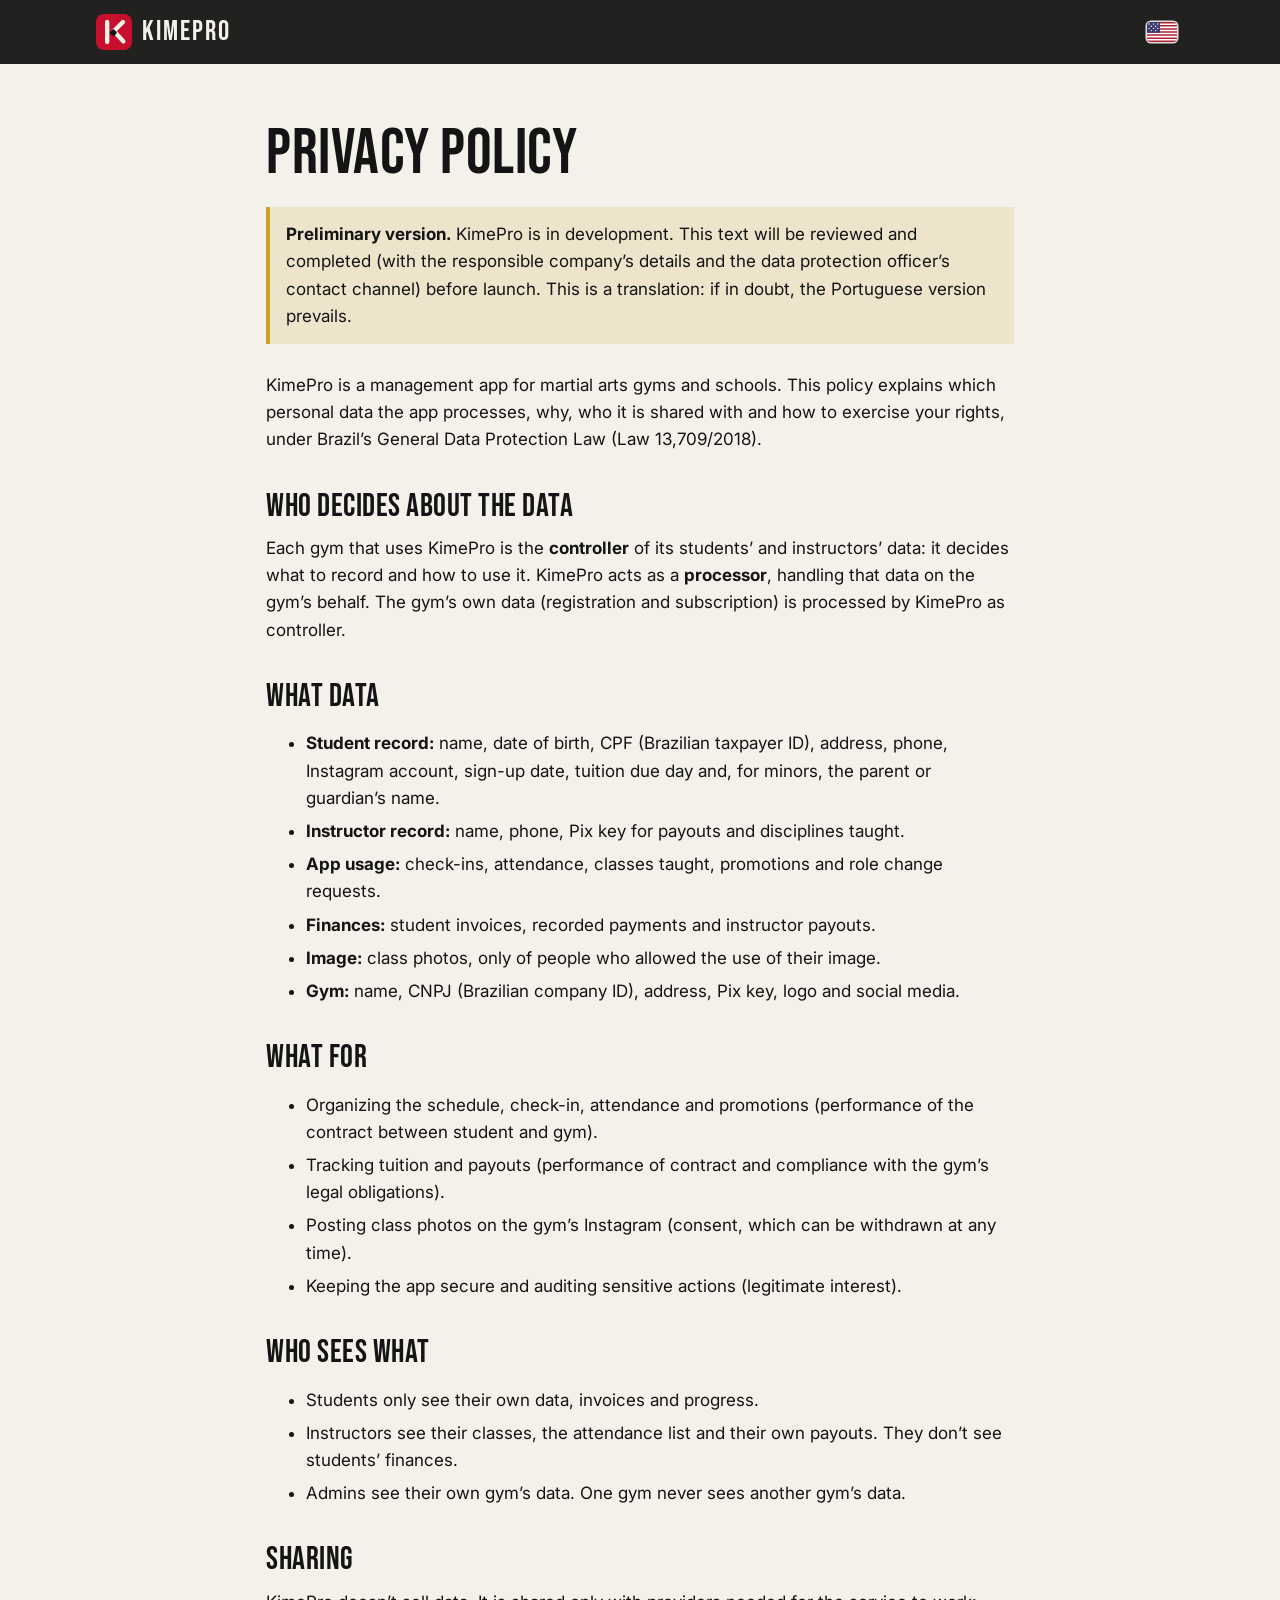
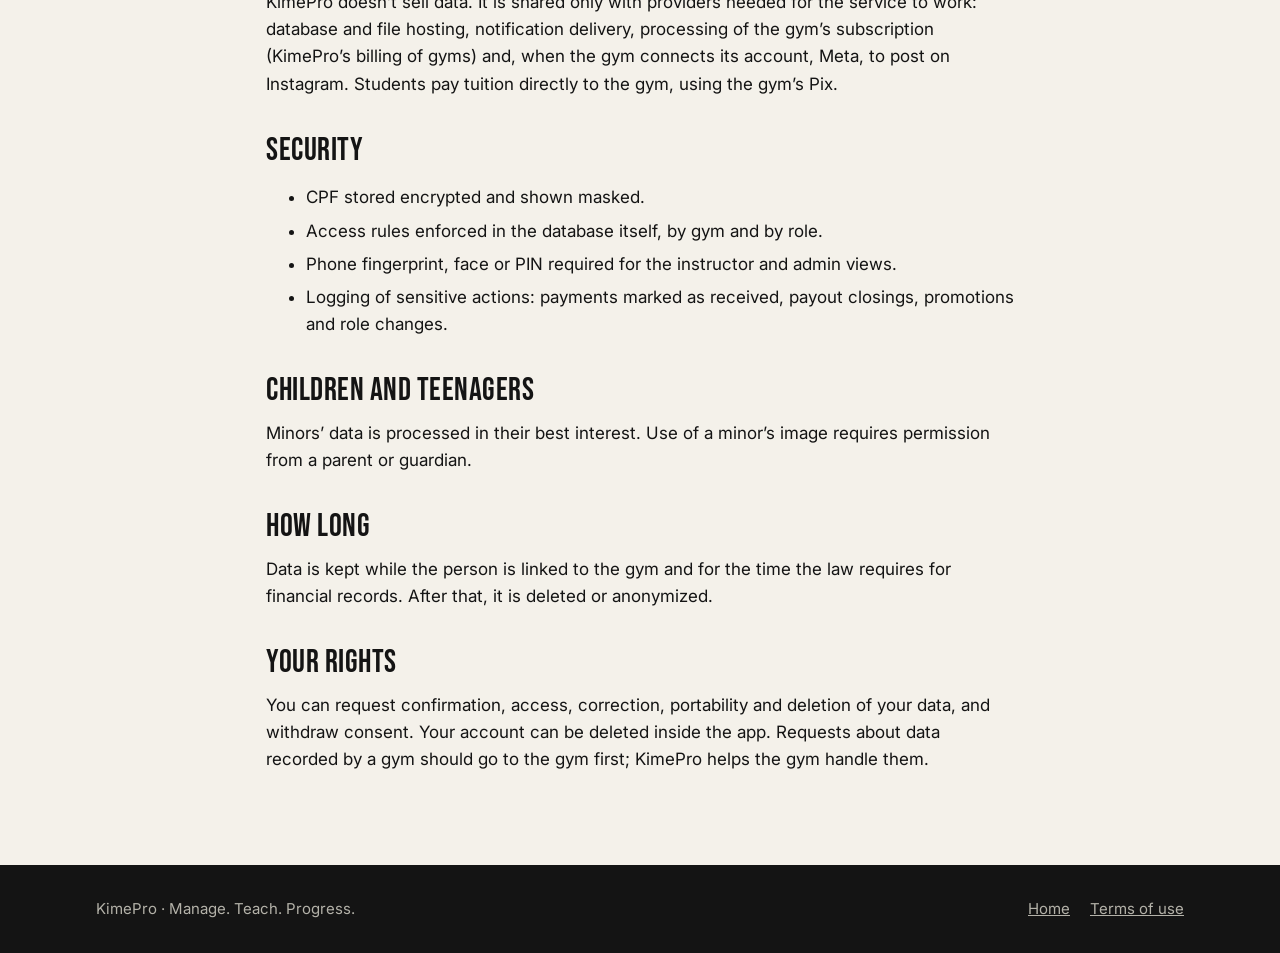
<file: privacidade.html>
<!doctype html>
<html lang="pt-BR">
<head>
  <meta charset="utf-8">
  <meta name="viewport" content="width=device-width, initial-scale=1">
  <title data-i18n="privacidade.tituloDaPagina">Política de privacidade — KimePro</title>
  <meta name="description" content="Como o KimePro trata os dados pessoais de academias, professores e alunos.">
  <meta name="theme-color" content="#141414">
  <link rel="icon" href="logo.svg" type="image/svg+xml">
  <link rel="preconnect" href="https://fonts.googleapis.com">
  <link rel="preconnect" href="https://fonts.gstatic.com" crossorigin>
  <link href="https://fonts.googleapis.com/css2?family=Bebas+Neue&family=Inter:wght@400;500;600&display=swap" rel="stylesheet">
  <link rel="stylesheet" href="estilo.css">
  <script type="module" src="idioma.js"></script>
</head>
<body>
  <header class="topo">
    <div class="conteiner">
      <a class="marca" href="index.html"><img src="logo.svg" alt="" width="36" height="36">KIMEPRO</a>
      <div class="topo__acoes">
        <div class="seletor-de-idioma" data-seletor-de-idioma></div>
      </div>
    </div>
  </header>

  <main class="documento">
    <div data-idioma-bloco="pt-BR">
    <h1>Política de privacidade</h1>
    <p class="aviso"><strong>Versão preliminar.</strong> O KimePro está em desenvolvimento. Este texto será revisado e completado (com a identificação da empresa responsável e o canal de contato do encarregado) antes do lançamento.</p>

    <p>O KimePro é um app de gestão para academias e escolas de lutas. Esta política explica quais dados pessoais o app trata, para quê, com quem são compartilhados e como exercer seus direitos, conforme a Lei Geral de Proteção de Dados (Lei 13.709/2018).</p>

    <h2>Quem decide sobre os dados</h2>
    <p>Cada academia que usa o KimePro é a <strong>controladora</strong> dos dados dos seus alunos e professores: é ela quem decide o que cadastrar e como usar. O KimePro atua como <strong>operador</strong>, tratando esses dados em nome da academia. Os dados da própria academia (cadastro e assinatura) são tratados pelo KimePro como controlador.</p>

    <h2>Quais dados</h2>
    <ul>
      <li><strong>Cadastro do aluno:</strong> nome, data de nascimento, CPF, endereço, telefone, conta do Instagram, data de cadastro, dia de vencimento da mensalidade e, para menores, o nome do responsável.</li>
      <li><strong>Cadastro do professor:</strong> nome, telefone, chave Pix para repasses e modalidades que ensina.</li>
      <li><strong>Uso do app:</strong> check-ins, presenças, aulas dadas, graduações e pedidos de troca de perfil.</li>
      <li><strong>Financeiro:</strong> faturas dos alunos, pagamentos registrados e repasses aos professores.</li>
      <li><strong>Imagem:</strong> fotos de turma, apenas de quem autorizou o uso de imagem.</li>
      <li><strong>Academia:</strong> nome, CNPJ, endereço, chave Pix, logo e redes sociais.</li>
    </ul>

    <h2>Para quê</h2>
    <ul>
      <li>Organizar agenda, check-in, presença e graduação (execução do contrato entre aluno e academia).</li>
      <li>Controlar mensalidades e repasses (execução de contrato e cumprimento de obrigações legais da academia).</li>
      <li>Publicar fotos da turma no Instagram da academia (consentimento, que pode ser retirado a qualquer momento).</li>
      <li>Manter o app seguro e auditar ações sensíveis (legítimo interesse).</li>
    </ul>

    <h2>Quem vê o quê</h2>
    <ul>
      <li>O aluno vê só os próprios dados, faturas e evolução.</li>
      <li>O professor vê as turmas dele, a lista de presença e os próprios repasses. Não vê o financeiro dos alunos.</li>
      <li>O administrador vê os dados da sua academia. Uma academia nunca vê dados de outra.</li>
    </ul>

    <h2>Compartilhamento</h2>
    <p>O KimePro não vende dados. Eles são compartilhados apenas com fornecedores necessários para o serviço funcionar: hospedagem do banco de dados e dos arquivos, envio de notificações, processamento da assinatura da academia (a cobrança das academias pelo KimePro) e, quando a academia conecta a conta, a Meta, para publicar no Instagram. O pagamento das mensalidades é feito pelo aluno diretamente à academia, pelo Pix dela.</p>

    <h2>Segurança</h2>
    <ul>
      <li>CPF guardado cifrado e exibido mascarado.</li>
      <li>Regras de acesso aplicadas no próprio banco de dados, por academia e por perfil.</li>
      <li>Digital, rosto ou PIN do celular exigidos nas visões de professor e administrador.</li>
      <li>Registro das ações sensíveis: baixas, fechamentos de repasse, graduações e mudanças de perfil.</li>
    </ul>

    <h2>Crianças e adolescentes</h2>
    <p>Dados de menores são tratados no melhor interesse deles. O uso de imagem de menores depende da autorização do responsável.</p>

    <h2>Por quanto tempo</h2>
    <p>Os dados ficam guardados enquanto a pessoa tiver vínculo com a academia e pelo tempo exigido por lei para registros financeiros. Depois disso, são excluídos ou anonimizados.</p>

    <h2>Seus direitos</h2>
    <p>Você pode pedir confirmação, acesso, correção, portabilidade e exclusão dos seus dados, além de retirar consentimentos. A conta pode ser excluída dentro do próprio app. Pedidos sobre dados cadastrados por uma academia devem ser feitos primeiro a ela; o KimePro ajuda a academia a atendê-los.</p>
    </div>
    <div data-idioma-bloco="es-ES" hidden>
    <h1>Política de privacidad</h1>
    <p class="aviso"><strong>Versión preliminar.</strong> KimePro está en desarrollo. Este texto se revisará y completará (con la identificación de la empresa responsable y el canal de contacto del encargado de protección de datos) antes del lanzamiento. Es una traducción: en caso de duda, prevalece la versión en portugués.</p>

    <p>KimePro es una app de gestión para gimnasios y escuelas de artes marciales. Esta política explica qué datos personales trata la app, para qué, con quién se comparten y cómo ejercer tus derechos, de acuerdo con la Ley General de Protección de Datos de Brasil (Ley 13.709/2018).</p>

    <h2>Quién decide sobre los datos</h2>
    <p>Cada gimnasio que usa KimePro es el <strong>responsable</strong> de los datos de sus alumnos y profesores: es quien decide qué registrar y cómo usarlo. KimePro actúa como <strong>encargado</strong>, tratando esos datos en nombre del gimnasio. Los datos del propio gimnasio (registro y suscripción) los trata KimePro como responsable.</p>

    <h2>Qué datos</h2>
    <ul>
      <li><strong>Ficha del alumno:</strong> nombre, fecha de nacimiento, CPF (número de identificación fiscal brasileño), dirección, teléfono, cuenta de Instagram, fecha de alta, día de vencimiento de la cuota y, para menores, el nombre del tutor.</li>
      <li><strong>Ficha del profesor:</strong> nombre, teléfono, clave Pix para los pagos y disciplinas que enseña.</li>
      <li><strong>Uso de la app:</strong> check-ins, asistencias, clases dadas, graduaciones y solicitudes de cambio de perfil.</li>
      <li><strong>Finanzas:</strong> facturas de los alumnos, pagos registrados y pagos a los profesores.</li>
      <li><strong>Imagen:</strong> fotos de grupo, solo de quien ha autorizado el uso de su imagen.</li>
      <li><strong>Gimnasio:</strong> nombre, CNPJ, dirección, clave Pix, logotipo y redes sociales.</li>
    </ul>

    <h2>Para qué</h2>
    <ul>
      <li>Organizar la agenda, el check-in, la asistencia y la graduación (ejecución del contrato entre alumno y gimnasio).</li>
      <li>Controlar cuotas y pagos a profesores (ejecución de contrato y cumplimiento de obligaciones legales del gimnasio).</li>
      <li>Publicar fotos del grupo en el Instagram del gimnasio (consentimiento, que se puede retirar en cualquier momento).</li>
      <li>Mantener la app segura y auditar las acciones sensibles (interés legítimo).</li>
    </ul>

    <h2>Quién ve qué</h2>
    <ul>
      <li>El alumno solo ve sus propios datos, facturas y progreso.</li>
      <li>El profesor ve sus grupos, la lista de asistencia y sus propios pagos. No ve las finanzas de los alumnos.</li>
      <li>El administrador ve los datos de su gimnasio. Un gimnasio nunca ve datos de otro.</li>
    </ul>

    <h2>Comunicación de datos</h2>
    <p>KimePro no vende datos. Solo se comparten con los proveedores necesarios para que el servicio funcione: alojamiento de la base de datos y de los archivos, envío de notificaciones, procesamiento de la suscripción del gimnasio (el cobro de KimePro a los gimnasios) y, cuando el gimnasio conecta su cuenta, Meta, para publicar en Instagram. El alumno paga las cuotas directamente al gimnasio, por su Pix.</p>

    <h2>Seguridad</h2>
    <ul>
      <li>CPF guardado cifrado y mostrado enmascarado.</li>
      <li>Reglas de acceso aplicadas en la propia base de datos, por gimnasio y por perfil.</li>
      <li>Huella, cara o PIN del móvil obligatorios en las vistas de profesor y administrador.</li>
      <li>Registro de las acciones sensibles: cobros, cierres de pagos, graduaciones y cambios de perfil.</li>
    </ul>

    <h2>Niños y adolescentes</h2>
    <p>Los datos de menores se tratan en su mejor interés. El uso de la imagen de menores depende de la autorización del tutor.</p>

    <h2>Durante cuánto tiempo</h2>
    <p>Los datos se conservan mientras la persona tenga vínculo con el gimnasio y durante el tiempo que exija la ley para los registros financieros. Después, se eliminan o se anonimizan.</p>

    <h2>Tus derechos</h2>
    <p>Puedes solicitar la confirmación, el acceso, la rectificación, la portabilidad y la supresión de tus datos, además de retirar consentimientos. La cuenta se puede eliminar desde la propia app. Las solicitudes sobre datos registrados por un gimnasio deben dirigirse primero a él; KimePro ayuda al gimnasio a atenderlas.</p>
    </div>

    <div data-idioma-bloco="en-US" hidden>
    <h1>Privacy policy</h1>
    <p class="aviso"><strong>Preliminary version.</strong> KimePro is in development. This text will be reviewed and completed (with the responsible company’s details and the data protection officer’s contact channel) before launch. This is a translation: if in doubt, the Portuguese version prevails.</p>

    <p>KimePro is a management app for martial arts gyms and schools. This policy explains which personal data the app processes, why, who it is shared with and how to exercise your rights, under Brazil’s General Data Protection Law (Law 13,709/2018).</p>

    <h2>Who decides about the data</h2>
    <p>Each gym that uses KimePro is the <strong>controller</strong> of its students’ and instructors’ data: it decides what to record and how to use it. KimePro acts as a <strong>processor</strong>, handling that data on the gym’s behalf. The gym’s own data (registration and subscription) is processed by KimePro as controller.</p>

    <h2>What data</h2>
    <ul>
      <li><strong>Student record:</strong> name, date of birth, CPF (Brazilian taxpayer ID), address, phone, Instagram account, sign-up date, tuition due day and, for minors, the parent or guardian’s name.</li>
      <li><strong>Instructor record:</strong> name, phone, Pix key for payouts and disciplines taught.</li>
      <li><strong>App usage:</strong> check-ins, attendance, classes taught, promotions and role change requests.</li>
      <li><strong>Finances:</strong> student invoices, recorded payments and instructor payouts.</li>
      <li><strong>Image:</strong> class photos, only of people who allowed the use of their image.</li>
      <li><strong>Gym:</strong> name, CNPJ (Brazilian company ID), address, Pix key, logo and social media.</li>
    </ul>

    <h2>What for</h2>
    <ul>
      <li>Organizing the schedule, check-in, attendance and promotions (performance of the contract between student and gym).</li>
      <li>Tracking tuition and payouts (performance of contract and compliance with the gym’s legal obligations).</li>
      <li>Posting class photos on the gym’s Instagram (consent, which can be withdrawn at any time).</li>
      <li>Keeping the app secure and auditing sensitive actions (legitimate interest).</li>
    </ul>

    <h2>Who sees what</h2>
    <ul>
      <li>Students only see their own data, invoices and progress.</li>
      <li>Instructors see their classes, the attendance list and their own payouts. They don’t see students’ finances.</li>
      <li>Admins see their own gym’s data. One gym never sees another gym’s data.</li>
    </ul>

    <h2>Sharing</h2>
    <p>KimePro doesn’t sell data. It is shared only with providers needed for the service to work: database and file hosting, notification delivery, processing of the gym’s subscription (KimePro’s billing of gyms) and, when the gym connects its account, Meta, to post on Instagram. Students pay tuition directly to the gym, using the gym’s Pix.</p>

    <h2>Security</h2>
    <ul>
      <li>CPF stored encrypted and shown masked.</li>
      <li>Access rules enforced in the database itself, by gym and by role.</li>
      <li>Phone fingerprint, face or PIN required for the instructor and admin views.</li>
      <li>Logging of sensitive actions: payments marked as received, payout closings, promotions and role changes.</li>
    </ul>

    <h2>Children and teenagers</h2>
    <p>Minors’ data is processed in their best interest. Use of a minor’s image requires permission from a parent or guardian.</p>

    <h2>How long</h2>
    <p>Data is kept while the person is linked to the gym and for the time the law requires for financial records. After that, it is deleted or anonymized.</p>

    <h2>Your rights</h2>
    <p>You can request confirmation, access, correction, portability and deletion of your data, and withdraw consent. Your account can be deleted inside the app. Requests about data recorded by a gym should go to the gym first; KimePro helps the gym handle them.</p>
    </div>
  </main>

  <footer class="rodape">
    <div class="conteiner">
      <span data-i18n="comum.assinatura">KimePro · Administre. Ensine. Evolua.</span>
      <nav aria-label="Documentos" data-i18n-attr="aria-label:comum.documentos">
        <a href="index.html" data-i18n="comum.inicio">Início</a>
        <a href="termos.html" data-i18n="comum.termos">Termos de uso</a>
      </nav>
    </div>
  </footer>
</body>
</html>
</file>
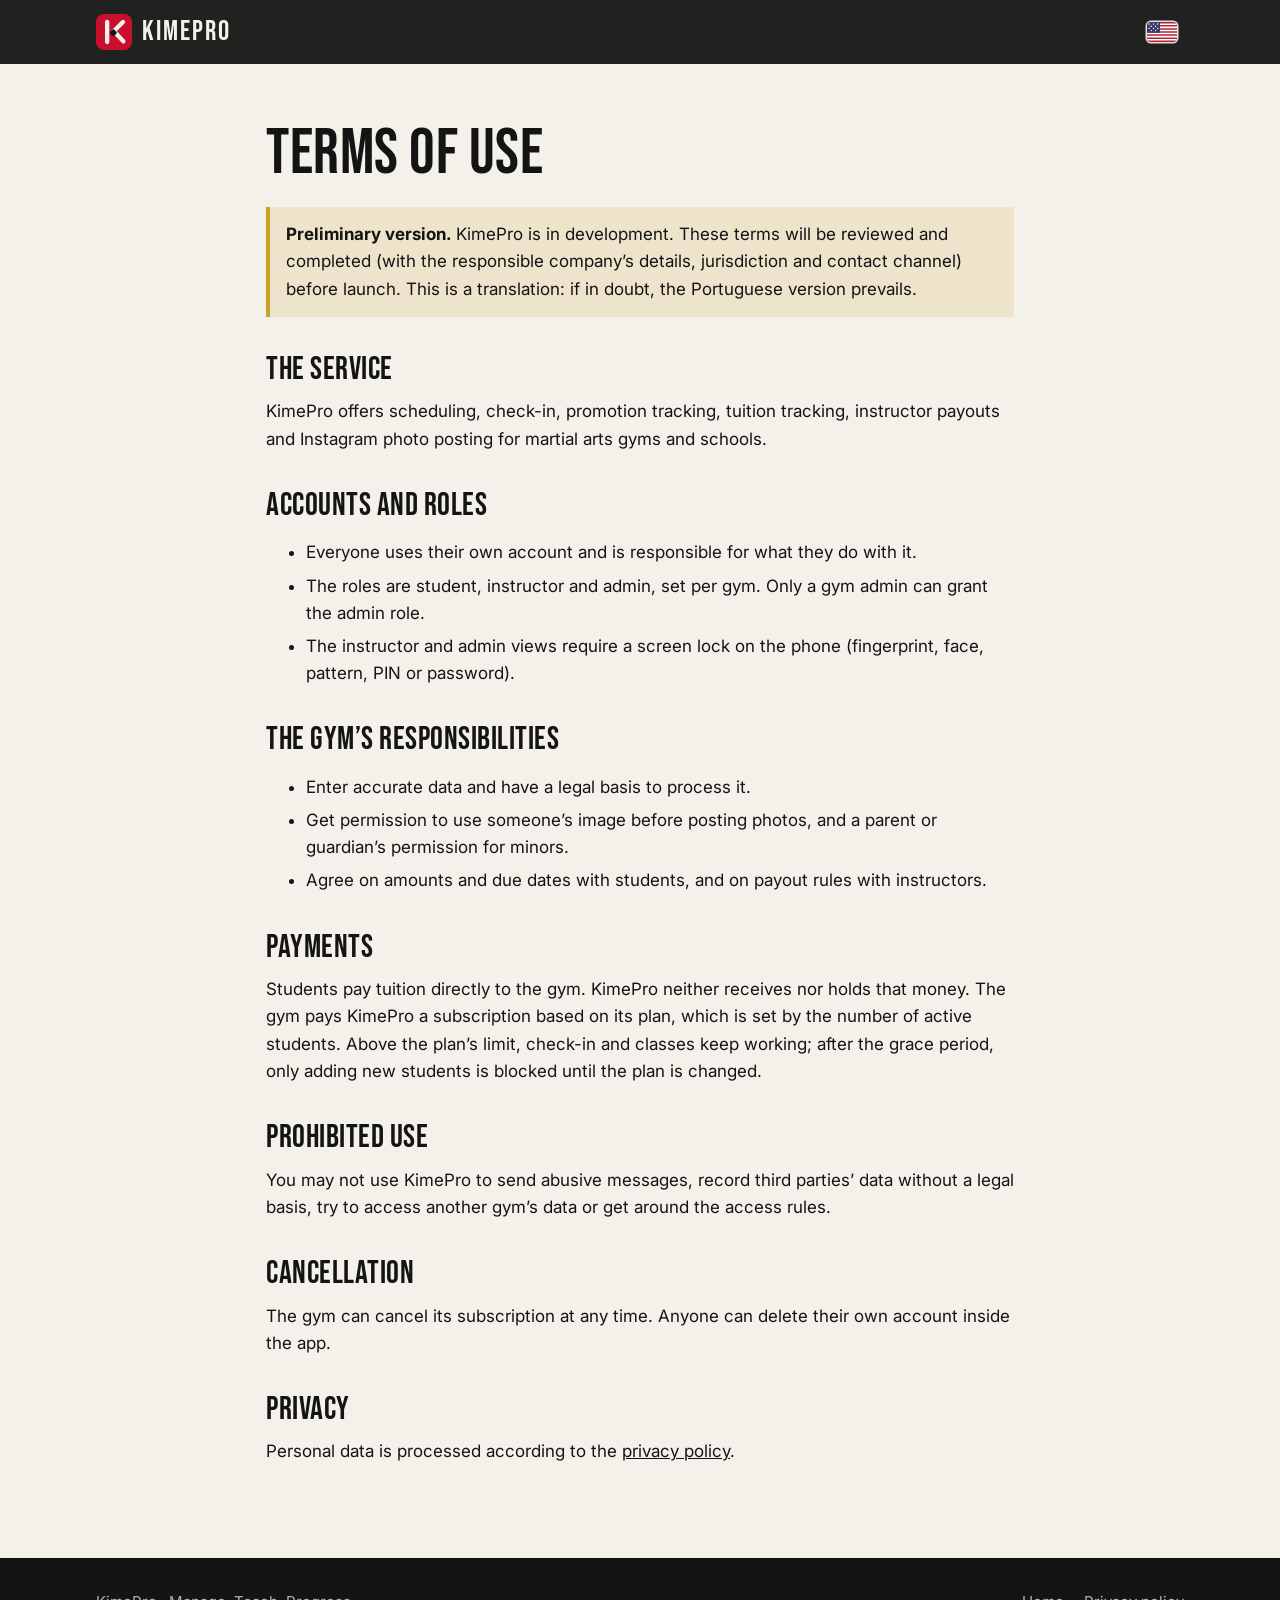
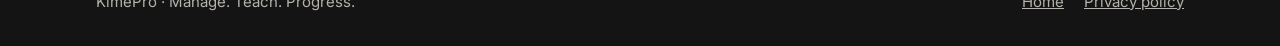
<file: termos.html>
<!doctype html>
<html lang="pt-BR">
<head>
  <meta charset="utf-8">
  <meta name="viewport" content="width=device-width, initial-scale=1">
  <title data-i18n="termos.tituloDaPagina">Termos de uso — KimePro</title>
  <meta name="description" content="Regras de uso do app KimePro para academias, professores e alunos.">
  <meta name="theme-color" content="#141414">
  <link rel="icon" href="logo.svg" type="image/svg+xml">
  <link rel="preconnect" href="https://fonts.googleapis.com">
  <link rel="preconnect" href="https://fonts.gstatic.com" crossorigin>
  <link href="https://fonts.googleapis.com/css2?family=Bebas+Neue&family=Inter:wght@400;500;600&display=swap" rel="stylesheet">
  <link rel="stylesheet" href="estilo.css">
  <script type="module" src="idioma.js"></script>
</head>
<body>
  <header class="topo">
    <div class="conteiner">
      <a class="marca" href="index.html"><img src="logo.svg" alt="" width="36" height="36">KIMEPRO</a>
      <div class="topo__acoes">
        <div class="seletor-de-idioma" data-seletor-de-idioma></div>
      </div>
    </div>
  </header>

  <main class="documento">
    <div data-idioma-bloco="pt-BR">
    <h1>Termos de uso</h1>
    <p class="aviso"><strong>Versão preliminar.</strong> O KimePro está em desenvolvimento. Estes termos serão revisados e completados (com a identificação da empresa responsável, foro e canal de contato) antes do lançamento.</p>

    <h2>O serviço</h2>
    <p>O KimePro oferece agenda, check-in, acompanhamento de graduação, controle de mensalidades, repasses a professores e publicação de fotos no Instagram para academias e escolas de lutas.</p>

    <h2>Contas e perfis</h2>
    <ul>
      <li>Cada pessoa usa a própria conta e responde pelo que faz nela.</li>
      <li>Os perfis são aluno, professor e administrador, definidos por academia. Só um administrador da academia concede o perfil de administrador.</li>
      <li>As visões de professor e administrador exigem bloqueio de tela no celular (digital, rosto, padrão, PIN ou senha).</li>
    </ul>

    <h2>Responsabilidades da academia</h2>
    <ul>
      <li>Cadastrar dados corretos e ter base legal para tratá-los.</li>
      <li>Colher a autorização de uso de imagem antes de publicar fotos, e a do responsável no caso de menores.</li>
      <li>Combinar com alunos os valores e vencimentos, e com professores as regras de repasse.</li>
    </ul>

    <h2>Pagamentos</h2>
    <p>As mensalidades são pagas pelo aluno diretamente à academia. O KimePro não recebe nem guarda esse dinheiro. A academia paga ao KimePro uma assinatura de acordo com o plano, definido pela quantidade de alunos ativos. Acima do limite do plano, check-in e aulas continuam funcionando; após o período de tolerância, só o cadastro de novos alunos fica travado até a troca de plano.</p>

    <h2>Uso proibido</h2>
    <p>Não é permitido usar o KimePro para enviar mensagens abusivas, cadastrar dados de terceiros sem base legal, tentar acessar dados de outra academia ou burlar as regras de acesso.</p>

    <h2>Cancelamento</h2>
    <p>A academia pode cancelar a assinatura a qualquer momento. Qualquer pessoa pode excluir a própria conta dentro do app.</p>

    <h2>Privacidade</h2>
    <p>O tratamento de dados pessoais segue a <a href="privacidade.html">política de privacidade</a>.</p>
    </div>
    <div data-idioma-bloco="es-ES" hidden>
    <h1>Términos de uso</h1>
    <p class="aviso"><strong>Versión preliminar.</strong> KimePro está en desarrollo. Estos términos se revisarán y completarán (con la identificación de la empresa responsable, el fuero y el canal de contacto) antes del lanzamiento. Es una traducción: en caso de duda, prevalece la versión en portugués.</p>

    <h2>El servicio</h2>
    <p>KimePro ofrece agenda, check-in, seguimiento de la graduación, control de cuotas, pagos a profesores y publicación de fotos en Instagram para gimnasios y escuelas de artes marciales.</p>

    <h2>Cuentas y perfiles</h2>
    <ul>
      <li>Cada persona usa su propia cuenta y responde de lo que hace con ella.</li>
      <li>Los perfiles son alumno, profesor y administrador, definidos por gimnasio. Solo un administrador del gimnasio concede el perfil de administrador.</li>
      <li>Las vistas de profesor y administrador exigen bloqueo de pantalla en el móvil (huella, cara, patrón, PIN o contraseña).</li>
    </ul>

    <h2>Responsabilidades del gimnasio</h2>
    <ul>
      <li>Registrar datos correctos y tener base legal para tratarlos.</li>
      <li>Obtener la autorización de uso de imagen antes de publicar fotos, y la del tutor en el caso de menores.</li>
      <li>Acordar con los alumnos los importes y vencimientos, y con los profesores las reglas de pago.</li>
    </ul>

    <h2>Pagos</h2>
    <p>El alumno paga las cuotas directamente al gimnasio. KimePro no recibe ni guarda ese dinero. El gimnasio paga a KimePro una suscripción según su plan, definido por el número de alumnos activos. Por encima del límite del plan, el check-in y las clases siguen funcionando; tras el periodo de tolerancia, solo se bloquea el alta de alumnos nuevos hasta cambiar de plan.</p>

    <h2>Uso prohibido</h2>
    <p>No está permitido usar KimePro para enviar mensajes abusivos, registrar datos de terceros sin base legal, intentar acceder a datos de otro gimnasio o eludir las reglas de acceso.</p>

    <h2>Cancelación</h2>
    <p>El gimnasio puede cancelar la suscripción en cualquier momento. Cualquier persona puede eliminar su propia cuenta desde la app.</p>

    <h2>Privacidad</h2>
    <p>El tratamiento de datos personales sigue la <a href="privacidade.html">política de privacidad</a>.</p>
    </div>

    <div data-idioma-bloco="en-US" hidden>
    <h1>Terms of use</h1>
    <p class="aviso"><strong>Preliminary version.</strong> KimePro is in development. These terms will be reviewed and completed (with the responsible company’s details, jurisdiction and contact channel) before launch. This is a translation: if in doubt, the Portuguese version prevails.</p>

    <h2>The service</h2>
    <p>KimePro offers scheduling, check-in, promotion tracking, tuition tracking, instructor payouts and Instagram photo posting for martial arts gyms and schools.</p>

    <h2>Accounts and roles</h2>
    <ul>
      <li>Everyone uses their own account and is responsible for what they do with it.</li>
      <li>The roles are student, instructor and admin, set per gym. Only a gym admin can grant the admin role.</li>
      <li>The instructor and admin views require a screen lock on the phone (fingerprint, face, pattern, PIN or password).</li>
    </ul>

    <h2>The gym’s responsibilities</h2>
    <ul>
      <li>Enter accurate data and have a legal basis to process it.</li>
      <li>Get permission to use someone’s image before posting photos, and a parent or guardian’s permission for minors.</li>
      <li>Agree on amounts and due dates with students, and on payout rules with instructors.</li>
    </ul>

    <h2>Payments</h2>
    <p>Students pay tuition directly to the gym. KimePro neither receives nor holds that money. The gym pays KimePro a subscription based on its plan, which is set by the number of active students. Above the plan’s limit, check-in and classes keep working; after the grace period, only adding new students is blocked until the plan is changed.</p>

    <h2>Prohibited use</h2>
    <p>You may not use KimePro to send abusive messages, record third parties’ data without a legal basis, try to access another gym’s data or get around the access rules.</p>

    <h2>Cancellation</h2>
    <p>The gym can cancel its subscription at any time. Anyone can delete their own account inside the app.</p>

    <h2>Privacy</h2>
    <p>Personal data is processed according to the <a href="privacidade.html">privacy policy</a>.</p>
    </div>
  </main>

  <footer class="rodape">
    <div class="conteiner">
      <span data-i18n="comum.assinatura">KimePro · Administre. Ensine. Evolua.</span>
      <nav aria-label="Documentos" data-i18n-attr="aria-label:comum.documentos">
        <a href="index.html" data-i18n="comum.inicio">Início</a>
        <a href="privacidade.html" data-i18n="comum.privacidade">Política de privacidade</a>
      </nav>
    </div>
  </footer>
</body>
</html>
</file>
<file: estilo.css>
:root {
  --carvao: #141414;
  --carvao-2: #1e1e1e;
  --hinomaru: #c8102e;
  --hinomaru-escuro: #a00d25;
  --dourado: #c9a227;
  --kimono: #f4f1ea;
  --aco: #5b5f66;
  --verde: #3b6d11;
  --borda-clara: #d3d1c7;
  --texto-claro-2: #b4b2a9;
  --fundo: var(--kimono);
  --texto: var(--carvao);
  --texto-2: var(--aco);
  --cartao: #ffffff;
  --raio: 12px;
  --largura: 1120px;
  --titulo: "Bebas Neue", Impact, "Arial Narrow", sans-serif;
  --corpo: "Inter", system-ui, -apple-system, "Segoe UI", Roboto, sans-serif;
}

@media (prefers-color-scheme: dark) {
  :root {
    --fundo: #101010;
    --texto: var(--kimono);
    --texto-2: var(--texto-claro-2);
    --cartao: var(--carvao-2);
    --borda-clara: #2f2f2f;
  }
}

* { box-sizing: border-box; }
html { scroll-behavior: smooth; }
body { margin: 0; background: var(--fundo); color: var(--texto); font-family: var(--corpo); font-size: 17px; line-height: 1.6; }
img, svg { max-width: 100%; }
a { color: inherit; }
h1, h2, h3 { font-family: var(--titulo); font-weight: 400; letter-spacing: 0.5px; line-height: 1.05; margin: 0 0 12px; }
h1 { font-size: clamp(48px, 9vw, 96px); }
h2 { font-size: clamp(36px, 5vw, 56px); }
h3 { font-size: 28px; }
p { margin: 0 0 12px; }

.conteiner { max-width: var(--largura); margin: 0 auto; padding: 0 16px; }
.secao { padding: 80px 0; }
.secao + .secao { border-top: 1px solid var(--borda-clara); }
section[id] { scroll-margin-top: 64px; }
.secao-escura { background: var(--carvao); color: var(--kimono); }
.secao-escura .subtitulo, .secao-escura .texto-2 { color: var(--texto-claro-2); }
.subtitulo { color: var(--texto-2); font-size: 19px; max-width: 680px; }
.rotulo { display: inline-block; font-size: 13px; font-weight: 600; letter-spacing: 1.5px; text-transform: uppercase; color: var(--hinomaru); margin-bottom: 8px; }
.secao-escura .rotulo { color: var(--dourado); }

.pular { position: absolute; left: -9999px; }
.pular:focus { left: 16px; top: 16px; background: var(--kimono); color: var(--carvao); padding: 8px 12px; z-index: 10; }

.topo { position: sticky; top: 0; z-index: 5; background: rgba(20, 20, 20, 0.94); color: var(--kimono); backdrop-filter: blur(6px); }
.topo .conteiner { display: flex; align-items: center; justify-content: space-between; height: 64px; gap: 16px; }
.marca { display: flex; align-items: center; gap: 10px; text-decoration: none; font-family: var(--titulo); font-size: 28px; letter-spacing: 2px; }
.marca img { width: 36px; height: 36px; }
.menu { display: flex; gap: 24px; font-size: 15px; }
.menu a { text-decoration: none; color: var(--texto-claro-2); }
.menu a:hover { color: var(--kimono); }

/* Idioma: bandeira atual no topo e lista só de bandeiras */
.topo__acoes { display: flex; align-items: center; gap: 12px; margin-left: auto; }
.menu + .topo__acoes { margin-left: 0; }
.topo__acoes .botao { white-space: nowrap; }
.seletor-de-idioma { position: relative; }
.bandeira { display: block; width: 30px; height: 20px; border-radius: 4px; box-shadow: 0 0 0 1.5px rgba(255, 255, 255, 0.85); }
.botao-idioma { display: grid; place-items: center; min-width: 44px; min-height: 44px; border: 0; border-radius: 8px; background: transparent; cursor: pointer; }
.botao-idioma:hover, .botao-idioma[aria-expanded="true"] { background: rgba(255, 255, 255, 0.12); }
.lista-de-idiomas { position: absolute; top: calc(100% + 6px); right: 0; z-index: 6; display: grid; gap: 4px; margin: 0; padding: 8px; list-style: none; border-radius: var(--raio); background: var(--carvao-2); border: 1px solid #3a3a3a; box-shadow: 0 8px 24px rgba(0, 0, 0, 0.4); }
.lista-de-idiomas[hidden] { display: none; }
.opcao-idioma { display: grid; place-items: center; width: 72px; height: 52px; border: 2px solid transparent; border-radius: 8px; background: transparent; cursor: pointer; }
.opcao-idioma .bandeira { width: 48px; height: 32px; box-shadow: 0 0 0 1px rgba(255, 255, 255, 0.35); }
.opcao-idioma:hover { background: rgba(255, 255, 255, 0.08); }
.opcao-idioma[aria-current] { border-color: var(--dourado); }
.botao-idioma:focus-visible, .opcao-idioma:focus-visible { outline: 3px solid var(--dourado); outline-offset: 2px; }

.botao { display: inline-block; background: var(--hinomaru); color: var(--kimono); text-decoration: none; font-weight: 600; padding: 12px 22px; border-radius: 10px; border: 0; }
.botao:hover { background: var(--hinomaru-escuro); }
.botao-secundario { background: transparent; border: 1px solid currentColor; }
.botao-secundario:hover { background: rgba(255, 255, 255, 0.08); }
a:focus-visible, .botao:focus-visible, summary:focus-visible { outline: 3px solid var(--dourado); outline-offset: 3px; }

.heroi { background: var(--carvao); color: var(--kimono); padding: 72px 0 96px; overflow: hidden; }
.heroi .conteiner { display: grid; grid-template-columns: 1.1fr 0.9fr; gap: 48px; align-items: center; }
.heroi h1 span { color: var(--hinomaru); }
.heroi .subtitulo { color: var(--texto-claro-2); }
.acoes { display: flex; gap: 12px; flex-wrap: wrap; margin-top: 24px; }

.barra-graduacao { display: flex; height: 10px; border-radius: 5px; overflow: hidden; margin: 28px 0 0; max-width: 420px; }
.barra-graduacao span { flex: 1; }

.celulares { display: flex; gap: 16px; justify-content: center; }
.celular { width: 230px; border-radius: 28px; padding: 16px 14px; font-size: 13px; border: 6px solid #2a2a2a; }
.celular.claro { background: var(--kimono); color: var(--carvao); transform: translateY(24px); }
.celular.escuro { background: var(--carvao-2); color: var(--kimono); }
.celular .tt { font-family: var(--titulo); font-size: 22px; letter-spacing: 1px; }
.celular .mini { font-size: 11px; opacity: 0.75; }
.celular .aula { border-left: 3px solid var(--hinomaru); padding: 7px 9px; margin-top: 8px; display: flex; justify-content: space-between; align-items: center; gap: 6px; }
.celular.claro .aula { background: #fff; }
.celular.escuro .aula { background: #262626; }
.selo { font-size: 11px; font-weight: 600; padding: 3px 8px; border-radius: 7px; background: var(--hinomaru); color: var(--kimono); white-space: nowrap; }
.selo.ok { background: #eaf3de; color: #27500a; }
.progresso { height: 5px; background: #d3d1c7; border-radius: 3px; margin-top: 8px; }
.progresso span { display: block; width: 68%; height: 5px; background: var(--dourado); border-radius: 3px; }

.perfis { display: grid; grid-template-columns: repeat(3, 1fr); gap: 20px; margin-top: 40px; }
.perfil { background: var(--cartao); border-radius: var(--raio); padding: 28px; border-top: 4px solid var(--hinomaru); }
.perfil.aluno { border-top-color: var(--dourado); }
.perfil.professor { border-top-color: var(--aco); }
.perfil ul { margin: 12px 0 0; padding-left: 18px; color: var(--texto-2); }
.perfil li { margin-bottom: 6px; }

.recursos { display: grid; grid-template-columns: repeat(auto-fit, minmax(240px, 1fr)); gap: 20px; margin-top: 40px; }
.recurso { background: var(--carvao-2); border-radius: var(--raio); padding: 24px; }
.recurso h3 { color: var(--kimono); font-size: 26px; }
.recurso p { color: var(--texto-claro-2); margin: 0; font-size: 16px; }
.icone { width: 40px; height: 40px; border-radius: 10px; background: rgba(200, 16, 46, 0.18); display: grid; place-items: center; margin-bottom: 14px; color: var(--hinomaru); }
.icone svg { width: 22px; height: 22px; }

.modalidades { display: flex; flex-wrap: wrap; gap: 10px; margin-top: 24px; }
.modalidades span { padding: 8px 16px; border-radius: 999px; background: var(--cartao); border: 1px solid var(--borda-clara); font-weight: 500; }

.planos { display: grid; grid-template-columns: repeat(4, 1fr); gap: 16px; margin-top: 40px; }
.plano { background: var(--cartao); border: 1px solid var(--borda-clara); border-radius: var(--raio); padding: 24px; }
.plano.destaque { border: 2px solid var(--hinomaru); }
.plano .faixa { font-family: var(--titulo); font-size: 40px; line-height: 1; }
.plano .texto-2 { color: var(--texto-2); font-size: 15px; }
.nota { color: var(--texto-2); font-size: 15px; margin-top: 20px; }

.perguntas { max-width: 780px; margin-top: 32px; }
details { border-bottom: 1px solid var(--borda-clara); padding: 18px 0; }
summary { cursor: pointer; font-weight: 600; font-size: 18px; list-style: none; display: flex; justify-content: space-between; gap: 16px; }
summary::-webkit-details-marker { display: none; }
summary::after { content: "+"; color: var(--hinomaru); font-size: 22px; line-height: 1; }
details[open] summary::after { content: "–"; }
details p { color: var(--texto-2); margin-top: 10px; }

.chamada { text-align: center; }
.chamada .subtitulo { margin: 0 auto; }
.chamada .botao { margin-top: 24px; }

.rodape { background: var(--carvao); color: var(--texto-claro-2); padding: 32px 0; font-size: 15px; }
.rodape .conteiner { display: flex; justify-content: space-between; gap: 16px; flex-wrap: wrap; align-items: center; }
.rodape nav { display: flex; gap: 20px; }

.documento { max-width: 780px; padding: 56px 16px 80px; margin: 0 auto; }
.documento h1 { font-size: clamp(40px, 7vw, 64px); }
.documento h2 { font-size: 32px; margin-top: 36px; }
.documento li { margin-bottom: 6px; }
.documento section { padding-top: 8px; }
.documento h3 { margin-top: 28px; }
.documento code { font-size: 15px; background: var(--cartao); border: 1px solid var(--borda-clara); border-radius: 6px; padding: 1px 6px; }
.botao[aria-disabled="true"] { background: var(--aco); cursor: not-allowed; opacity: 0.8; }
.escolha { display: grid; grid-template-columns: repeat(2, 1fr); gap: 16px; margin: 8px 0 24px; }
.escolha-item { display: block; background: var(--cartao); border: 1px solid var(--borda-clara); border-top: 4px solid var(--hinomaru); border-radius: var(--raio); padding: 18px 20px; text-decoration: none; }
.escolha-item:hover { border-color: var(--hinomaru); }
.escolha-item strong { display: block; font-family: var(--titulo); font-size: 30px; font-weight: 400; letter-spacing: 0.5px; }
.escolha-item span { color: var(--texto-2); font-size: 15px; }
.passos { counter-reset: passo; list-style: none; padding: 0; margin: 20px 0 0; }
.passos li { counter-increment: passo; position: relative; padding: 0 0 18px 52px; margin: 0; }
.passos li::before { content: counter(passo); position: absolute; left: 0; top: -2px; width: 34px; height: 34px; border-radius: 50%; background: var(--hinomaru); color: var(--kimono); font-family: var(--titulo); font-size: 22px; display: grid; place-items: center; }
.passos li strong { display: block; }
[hidden] { display: none !important; }
.aviso {background: rgba(201, 162, 39, 0.16); border-left: 4px solid var(--dourado); padding: 14px 16px; margin: 20px 0 28px; }

@media (max-width: 900px) {
  .heroi .conteiner { grid-template-columns: 1fr; }
  .perfis { grid-template-columns: 1fr; }
  .planos { grid-template-columns: repeat(2, 1fr); }
  .menu { display: none; }
}

@media (max-width: 560px) {
  .secao { padding: 56px 0; }
  .celulares { flex-direction: column; align-items: center; }
  .celular.claro { transform: none; }
  .planos { grid-template-columns: 1fr; }
  .escolha { grid-template-columns: 1fr; }
  .topo__acoes .botao { display: none; }
}
</file>
<file: tutoriais/tutorial.css>
/* Seção Tutorial: vídeo em tela de celular, capítulos e transcrição. As cores vêm do estilo.css do site. */
.tutorial {
  --tutorial-destaque: var(--hinomaru);
  --tutorial-borda: var(--borda-clara);
  --tutorial-moldura: var(--carvao);
  --tutorial-texto-2: var(--texto-2);
  display: grid;
  grid-template-columns: minmax(0, 360px) minmax(0, 1fr);
  gap: 48px;
  align-items: start;
  margin-top: 36px;
}
.tutorial__video { margin: 0; justify-self: center; width: 100%; max-width: min(360px, calc(80vh * 720 / 1558)); }
.tutorial__video video {
  display: block; width: 100%; height: auto; border-radius: 28px; background: #000;
  border: 6px solid var(--tutorial-moldura); box-shadow: 0 18px 40px rgba(0, 0, 0, .18);
}
.tutorial__video video:focus-visible { outline: 3px solid var(--tutorial-destaque); outline-offset: 3px; }
.tutorial h3 { font-size: 28px; margin-bottom: 12px; }
.tutorial__capitulos { list-style: none; padding: 0; margin: 0 0 24px; display: grid; gap: 6px; }
.tutorial__capitulos button {
  display: flex; align-items: center; gap: 14px; width: 100%; min-height: 44px; padding: 10px 14px;
  border: 1px solid var(--tutorial-borda); border-radius: 10px; background: transparent; color: inherit;
  font: inherit; text-align: left; cursor: pointer;
}
.tutorial__capitulos button:hover, .tutorial__capitulos button[aria-current="true"] { border-color: var(--tutorial-destaque); }
.tutorial__capitulos button[aria-current="true"] { font-weight: 600; }
.tutorial__capitulos button:focus-visible { outline: 3px solid var(--tutorial-destaque); outline-offset: 2px; }
.tutorial__tempo { min-width: 3.2ch; font-variant-numeric: tabular-nums; font-weight: 600; color: var(--tutorial-destaque); }
.tutorial__transcricao summary { display: flex; align-items: center; min-height: 44px; font-weight: 600; cursor: pointer; }
.tutorial__transcricao summary:focus-visible { outline: 3px solid var(--tutorial-destaque); outline-offset: 2px; }
.tutorial__transcricao h4 { margin: 16px 0 4px; font-size: 16px; }
.tutorial__transcricao p { margin: 0; color: var(--tutorial-texto-2); }
.tutorial__nota { margin-top: 16px; font-size: 14px; color: var(--tutorial-texto-2); }
@media (max-width: 760px) {
  .tutorial { grid-template-columns: 1fr; gap: 32px; }
  .tutorial__video { max-width: min(320px, calc(75vh * 720 / 1558)); }
}
@media (prefers-reduced-motion: reduce) { .tutorial__video video { box-shadow: none; } }
</file>
